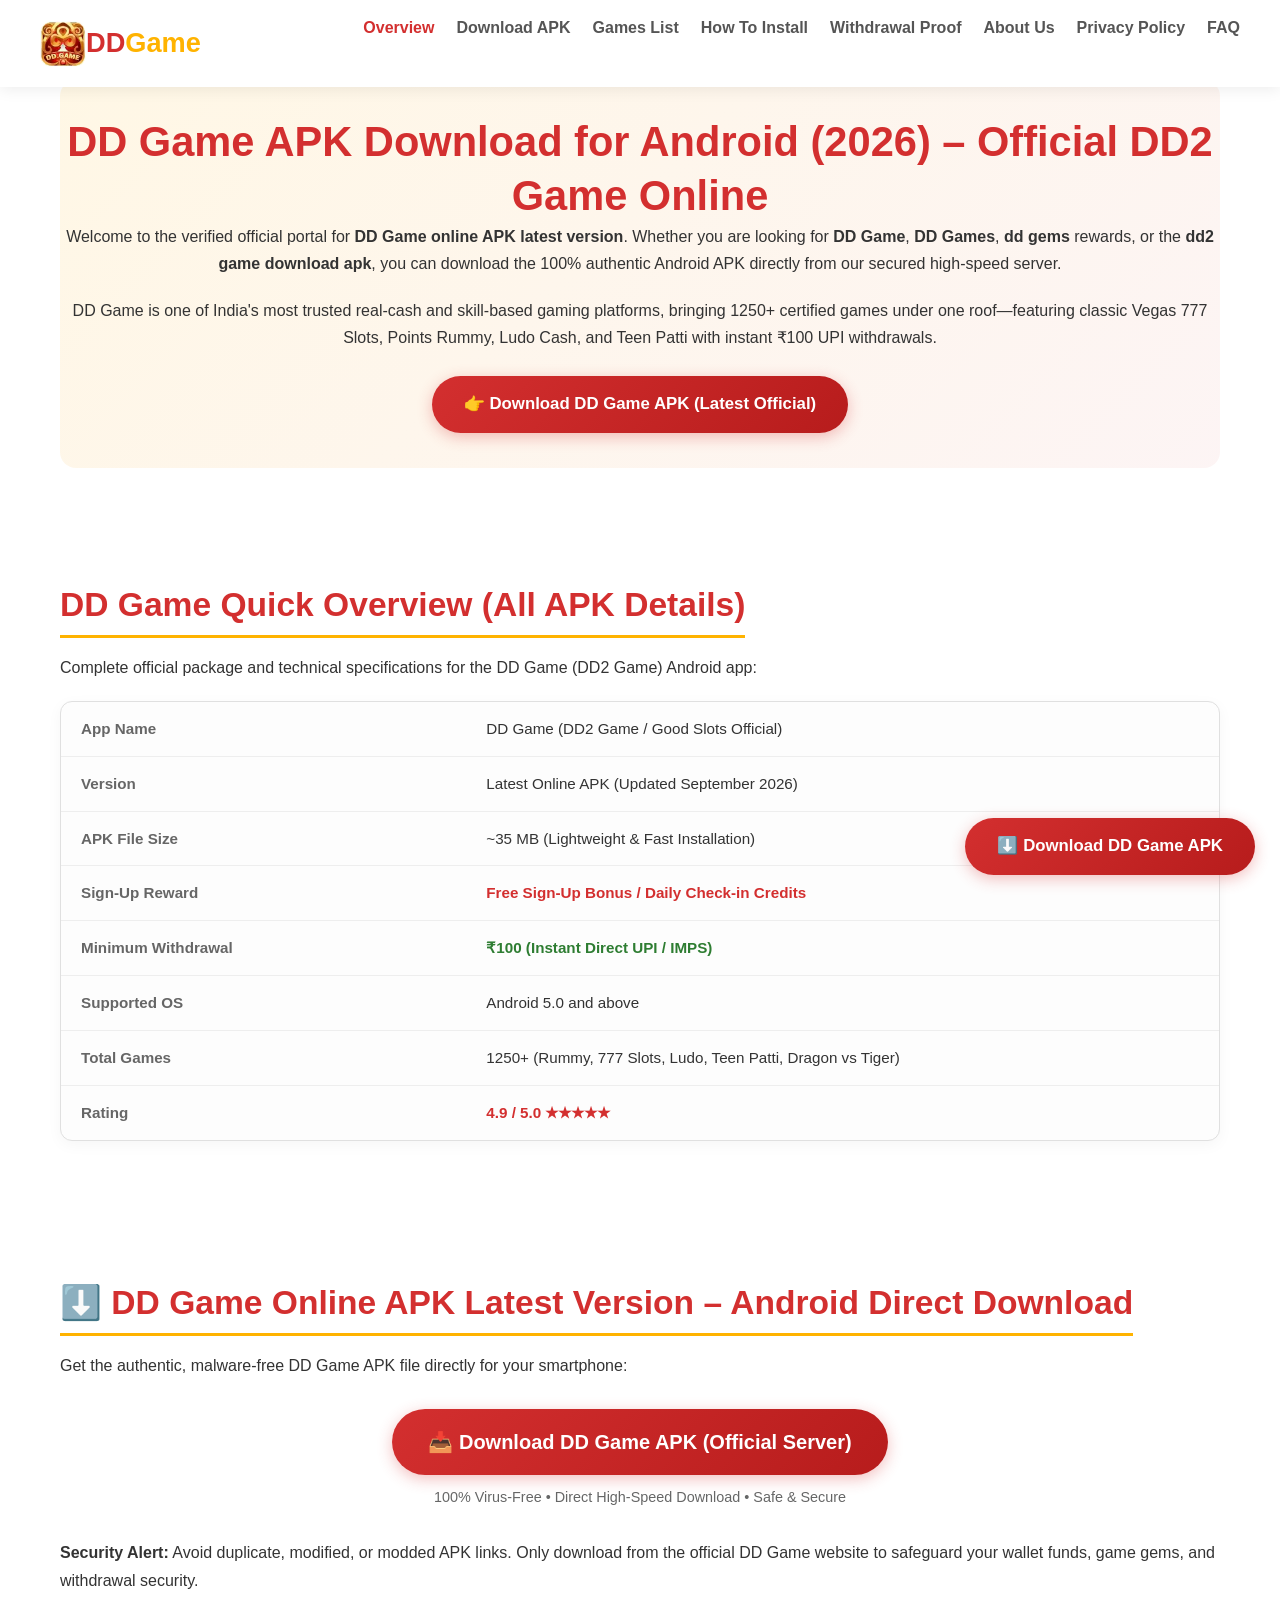
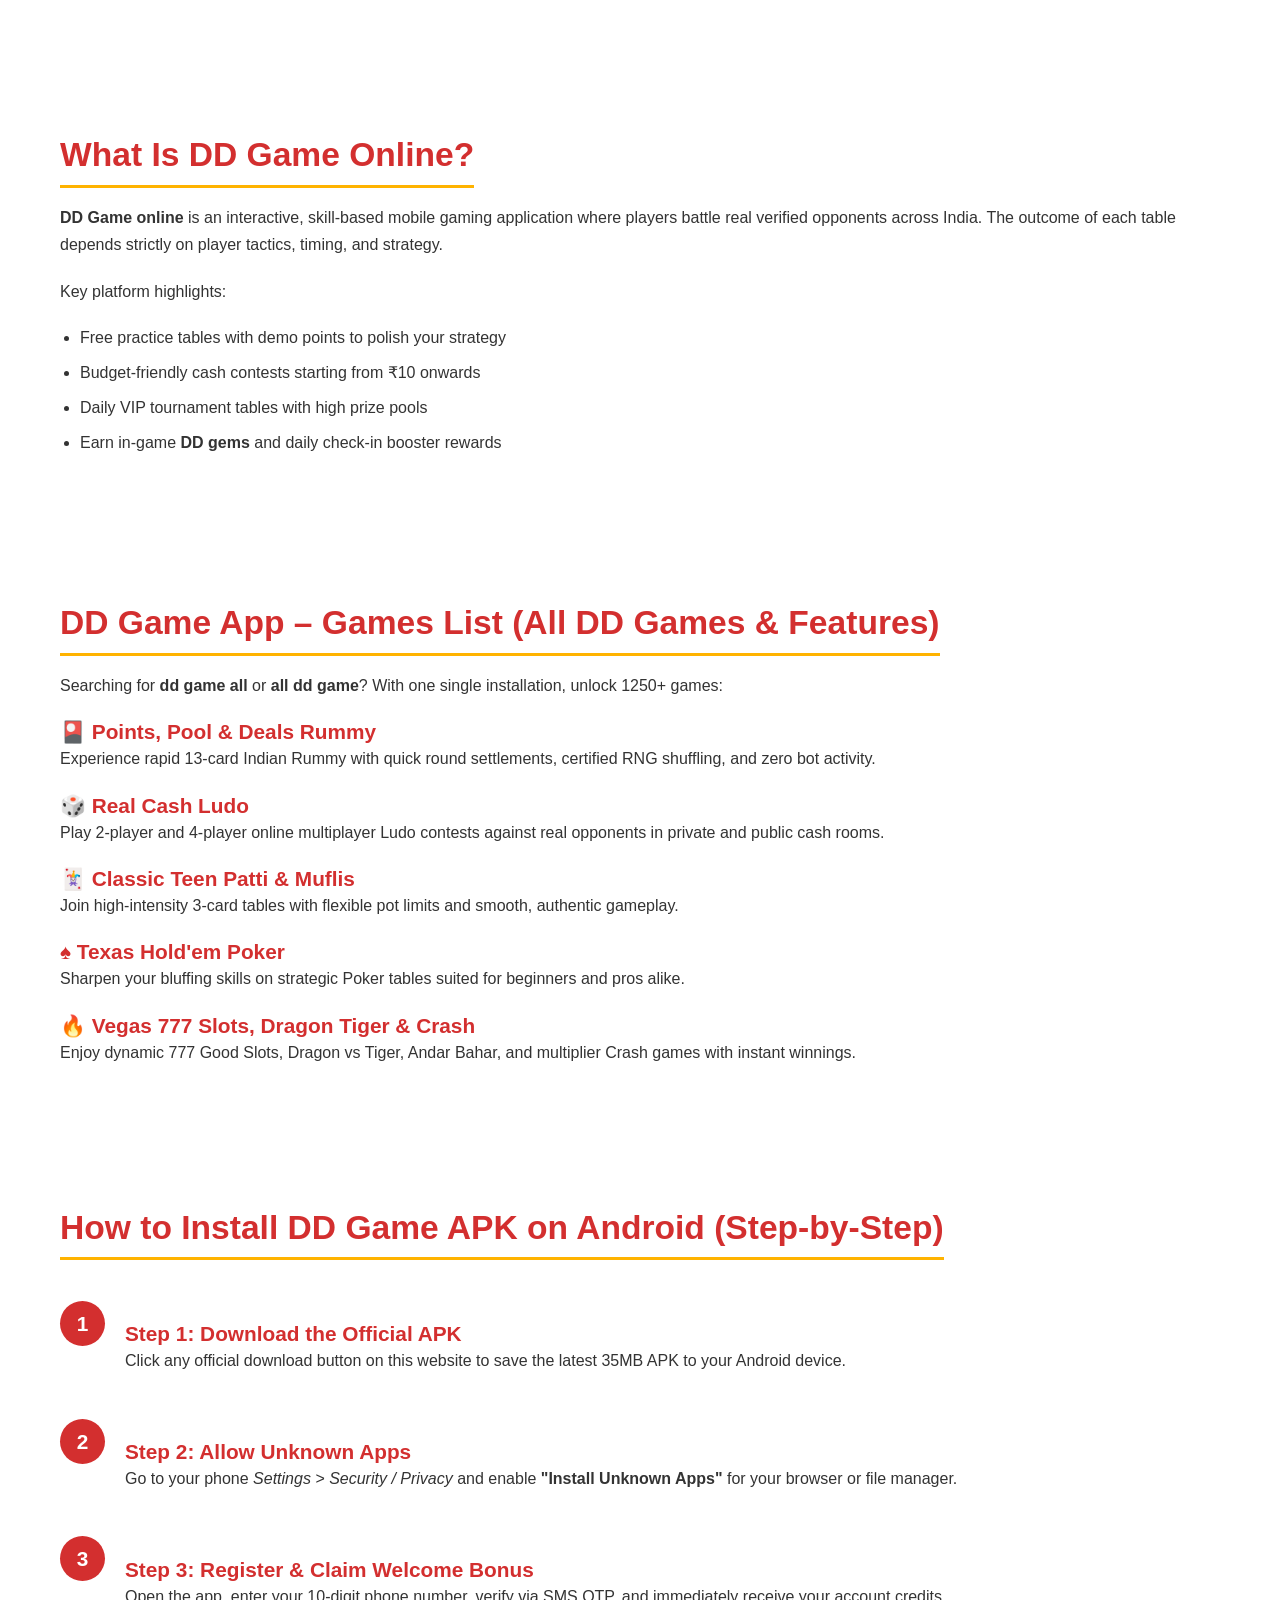
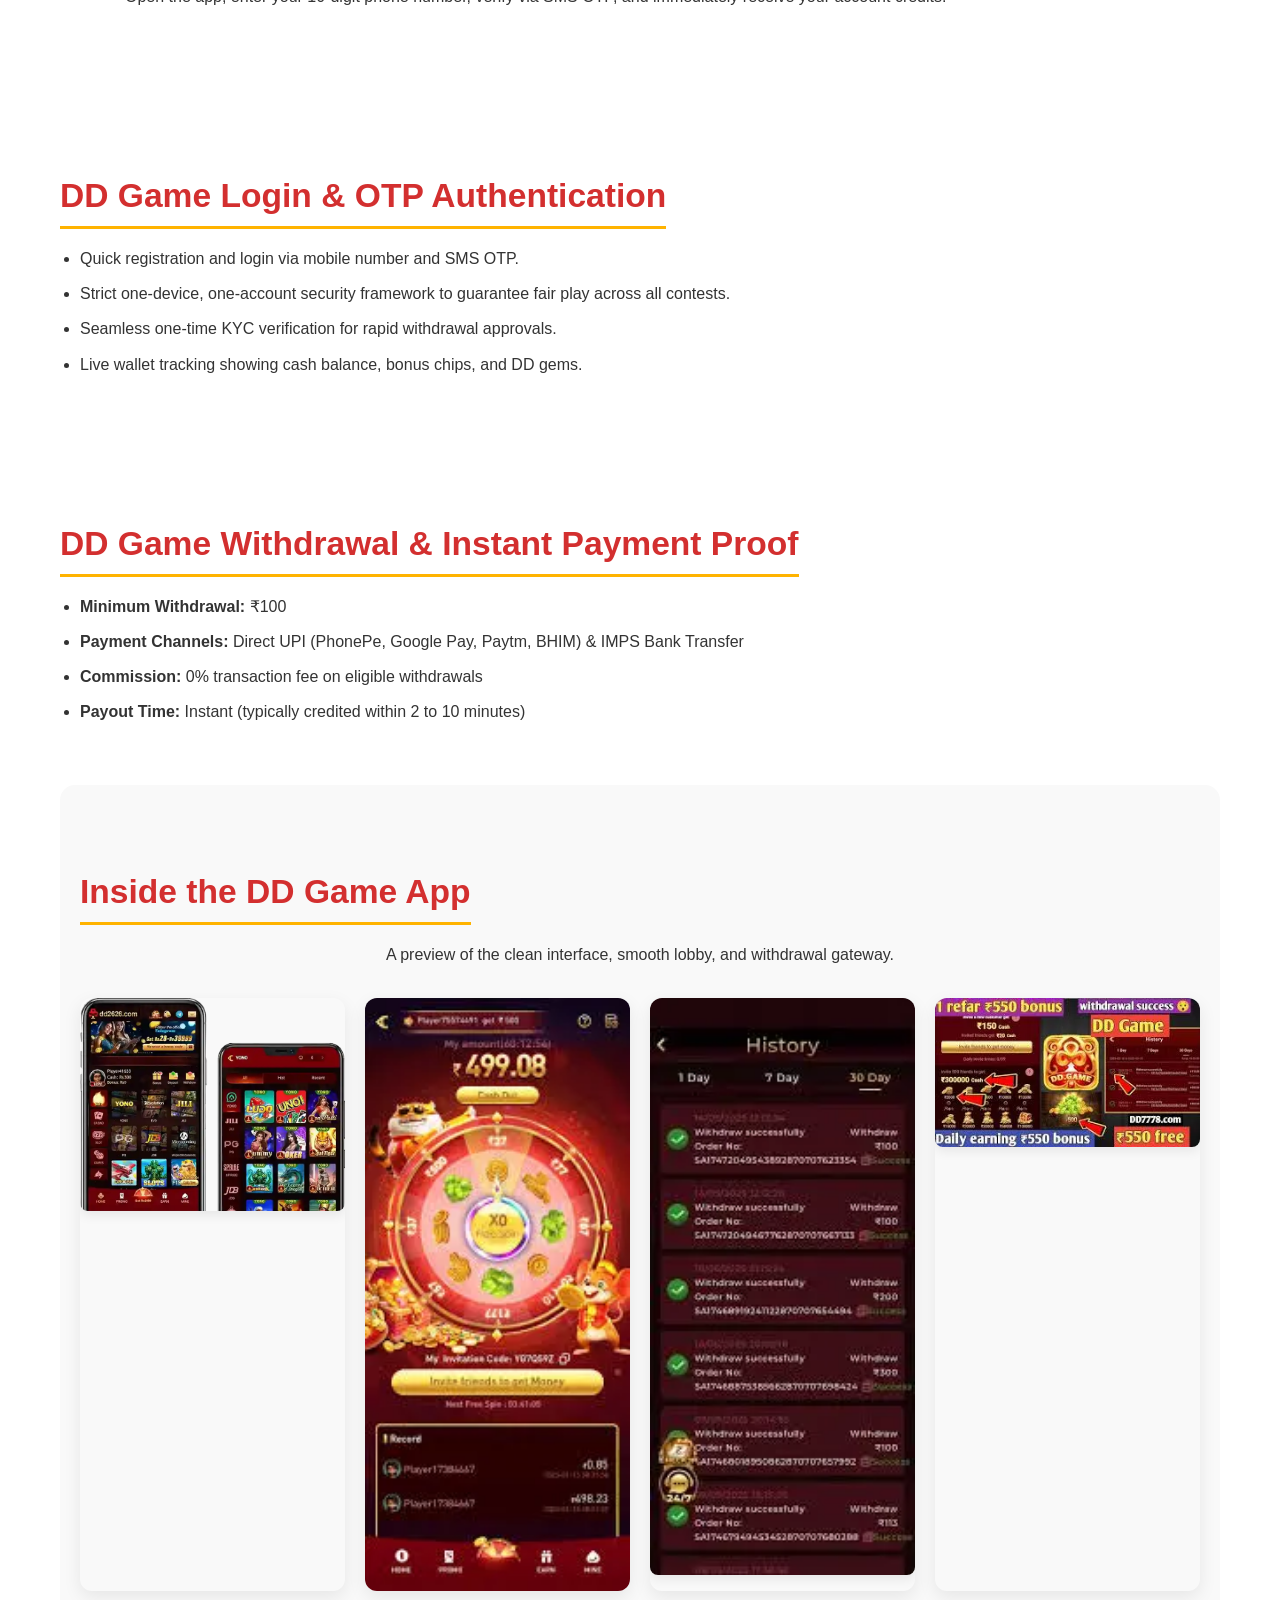
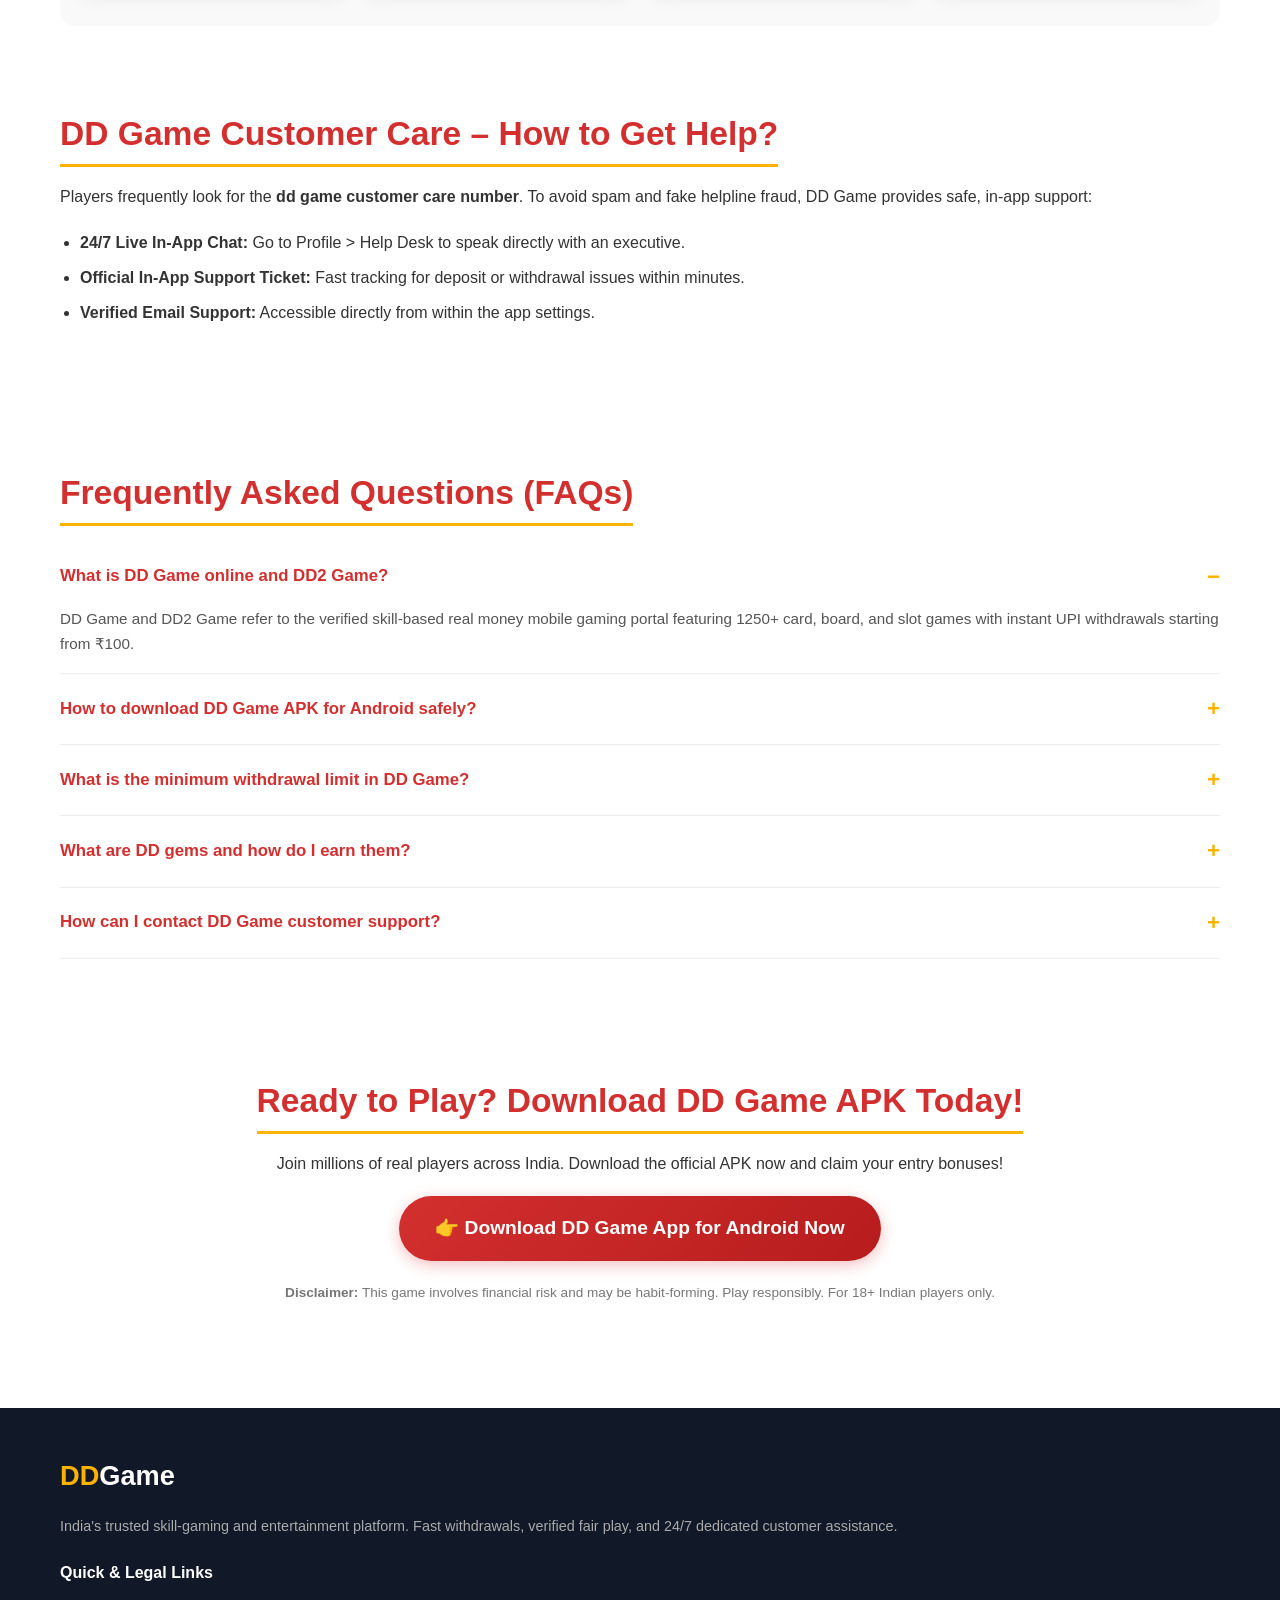
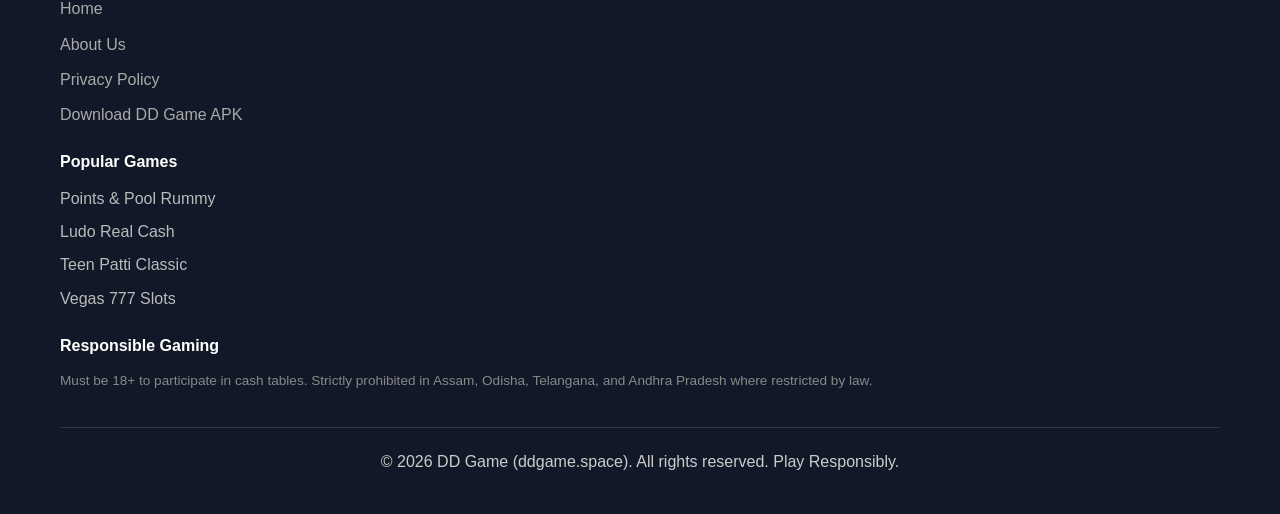
<file: index.html>
<!DOCTYPE html>
<html lang="en-IN">

<head>
    <meta name="google-site-verification" content="GHAaU4AXfEF92DG74JbZWjJ2zYkwxCaoiAnd6zMlwVQ" />
    <meta charset="UTF-8">
    <meta name="viewport" content="width=device-width, initial-scale=1.0">
    <title>DD Game App Download APK (2026) – Play Real Cash Games & Win | Official DD2 Game</title>
    <meta name="description"
        content="Download DD Game online APK latest version 2026 for Android. Official DD2 Game APK download with instant ₹100 minimum UPI withdrawal, 1250+ skill games & 24/7 customer care support.">
    <meta name="keywords"
        content="dd game, dd games, dd game apk, dd game apk download for android, dd game online apk latest version, dd gems, dd2 game download apk, dd game all apk, dd game customer care number">

    <link rel="canonical" href="https://ddgame.space/">
    <meta name="robots" content="index, follow, max-image-preview:large">

    <meta property="og:title" content="DD Game App Download APK 2026 – Play Real Cash Games & Win Daily">
    <meta property="og:description"
        content="Official DD Game online APK latest version. Play Rummy, Ludo, 777 Slots & 1250+ games with instant ₹100 UPI withdrawal.">
    <meta property="og:url" content="https://ddgame.space/">
    <meta property="og:site_name" content="DD Game">
    <meta property="og:type" content="website">
    <meta property="og:image" content="https://ddgame.space/images/dd-game-logo.webp">
    <meta property="og:image:width" content="1200">
    <meta property="og:image:height" content="630">
    <meta property="og:locale" content="en_IN">

    <meta name="twitter:card" content="summary_large_image">
    <meta name="twitter:title" content="DD Game App Download APK (2026) – Official DD2 Game">
    <meta name="twitter:description"
        content="Download official DD Game APK. Join millions of players in Rummy, Ludo Cash, 777 Slots & skill-based games with instant UPI payout.">
    <meta name="twitter:image" content="https://ddgame.space/images/dd-game-logo.webp">

    <link rel="alternate" hreflang="en-in" href="https://ddgame.space/" />
    <meta name="theme-color" content="#d32f2f">
    <link rel="manifest" href="/site.webmanifest" />

    <link rel="icon" type="image/webp" href="/images/favicon.webp">
    <link rel="apple-touch-icon" sizes="180x180" href="/images/favicon.webp">
    <link rel="preconnect" href="https://ddgame.space">
    <link rel="stylesheet" href="/style.css">
</head>

<body>
    <!-- Header with Clean Single-Brand Navigation -->
    <header>
        <div class="container header-content">
            <div class="logo-container">
                <a href="/" style="display: flex; align-items: center; text-decoration: none;">
                    <img src="/images/dd-game-logo.webp" alt="DD Game Official Logo - Skill Based Gaming App"
                        class="logo-img">
                    <div class="logo-text">DD<span>Game</span></div>
                </a>
            </div>

            <div class="menu-toggle" id="menuToggle">☰</div>

            <nav>
                <ul id="navMenu">
                    <li><a href="#overview" class="active">Overview</a></li>
                    <li><a href="https://down.dd7778.com/" target="_blank" rel="noopener noreferrer">Download APK</a></li>
                    <li><a href="#games">Games List</a></li>
                    <li><a href="#how-to">How To Install</a></li>
                    <li><a href="#withdrawal">Withdrawal Proof</a></li>
                    <li><a href="about.html">About Us</a></li>
                    <li><a href="privacy.html">Privacy Policy</a></li>
                    <li><a href="#faq">FAQ</a></li>
                </ul>
            </nav>
        </div>
    </header>

    <!-- Floating Download Button -->
    <div class="floating-download">
        <a href="https://down.dd7778.com/" target="_blank" rel="noopener noreferrer" class="btn">⬇️ Download DD Game APK</a>
    </div>

    <main class="container">

        <!-- HERO / INTRO -->
        <section class="section hero" id="overview">
            <h1>DD Game APK Download for Android (2026) – Official DD2 Game Online</h1>

            <p>
                Welcome to the verified official portal for <strong>DD Game online APK latest version</strong>. Whether you are looking for <strong>DD Game</strong>, <strong>DD Games</strong>, <strong>dd gems</strong> rewards, or the <strong>dd2 game download apk</strong>, you can download the 100% authentic Android APK directly from our secured high-speed server.
            </p>

            <p>
                DD Game is one of India's most trusted real-cash and skill-based gaming platforms, bringing 1250+ certified games under one roof—featuring classic Vegas 777 Slots, Points Rummy, Ludo Cash, and Teen Patti with instant ₹100 UPI withdrawals.
            </p>

            <div style="margin-top: 25px;">
                <a href="https://down.dd7778.com/" target="_blank" rel="noopener noreferrer" class="btn">👉 Download DD Game APK (Latest Official)</a>
            </div>
        </section>

        <!-- QUICK DETAILS TABLE -->
        <section class="section">
            <h2>DD Game Quick Overview (All APK Details)</h2>
            <p>Complete official package and technical specifications for the DD Game (DD2 Game) Android app:</p>

            <div class="specs-table-wrapper">
                <table class="specs-table">
                    <tbody>
                        <tr>
                            <td><strong>App Name</strong></td>
                            <td>DD Game (DD2 Game / Good Slots Official)</td>
                        </tr>
                        <tr>
                            <td><strong>Version</strong></td>
                            <td>Latest Online APK (Updated September 2026)</td>
                        </tr>
                        <tr>
                            <td><strong>APK File Size</strong></td>
                            <td>~35 MB (Lightweight & Fast Installation)</td>
                        </tr>
                        <tr>
                            <td><strong>Sign-Up Reward</strong></td>
                            <td><span class="highlight-gold">Free Sign-Up Bonus / Daily Check-in Credits</span></td>
                        </tr>
                        <tr>
                            <td><strong>Minimum Withdrawal</strong></td>
                            <td><span class="highlight-green">₹100 (Instant Direct UPI / IMPS)</span></td>
                        </tr>
                        <tr>
                            <td><strong>Supported OS</strong></td>
                            <td>Android 5.0 and above</td>
                        </tr>
                        <tr>
                            <td><strong>Total Games</strong></td>
                            <td>1250+ (Rummy, 777 Slots, Ludo, Teen Patti, Dragon vs Tiger)</td>
                        </tr>
                        <tr>
                            <td><strong>Rating</strong></td>
                            <td><span class="highlight-gold">4.9 / 5.0 ★★★★★</span></td>
                        </tr>
                    </tbody>
                </table>
            </div>
        </section>

        <!-- DOWNLOAD SECTION -->
        <section class="section" id="download-box">
            <h2>⬇️ DD Game Online APK Latest Version – Android Direct Download</h2>
            <p>Get the authentic, malware-free DD Game APK file directly for your smartphone:</p>

            <div style="text-align: center; margin: 30px 0;">
                <a href="https://down.dd7778.com/" target="_blank" rel="noopener noreferrer" class="btn" style="font-size: 1.25rem; padding: 16px 36px;">
                    📥 Download DD Game APK (Official Server)
                </a>
                <p style="margin-top: 10px; font-size: 0.9rem; color: #666;">
                    100% Virus-Free • Direct High-Speed Download • Safe & Secure
                </p>
            </div>

            <p>
                <strong>Security Alert:</strong> Avoid duplicate, modified, or modded APK links. Only download from the official DD Game website to safeguard your wallet funds, game gems, and withdrawal security.
            </p>
        </section>

        <!-- WHAT IS DD GAME -->
        <section class="section">
            <h2>What Is DD Game Online?</h2>
            <p>
                <strong>DD Game online</strong> is an interactive, skill-based mobile gaming application where players battle real verified opponents across India. The outcome of each table depends strictly on player tactics, timing, and strategy.
            </p>
            <p>Key platform highlights:</p>
            <ul>
                <li>Free practice tables with demo points to polish your strategy</li>
                <li>Budget-friendly cash contests starting from ₹10 onwards</li>
                <li>Daily VIP tournament tables with high prize pools</li>
                <li>Earn in-game <strong>DD gems</strong> and daily check-in booster rewards</li>
            </ul>
        </section>

        <!-- GAMES LIST -->
        <section class="section" id="games">
            <h2>DD Game App – Games List (All DD Games & Features)</h2>
            <p>
                Searching for <strong>dd game all</strong> or <strong>all dd game</strong>? With one single installation, unlock 1250+ games:
            </p>

            <h3>🎴 Points, Pool & Deals Rummy</h3>
            <p>Experience rapid 13-card Indian Rummy with quick round settlements, certified RNG shuffling, and zero bot activity.</p>

            <h3>🎲 Real Cash Ludo</h3>
            <p>Play 2-player and 4-player online multiplayer Ludo contests against real opponents in private and public cash rooms.</p>

            <h3>🃏 Classic Teen Patti & Muflis</h3>
            <p>Join high-intensity 3-card tables with flexible pot limits and smooth, authentic gameplay.</p>

            <h3>♠ Texas Hold'em Poker</h3>
            <p>Sharpen your bluffing skills on strategic Poker tables suited for beginners and pros alike.</p>

            <h3>🔥 Vegas 777 Slots, Dragon Tiger & Crash</h3>
            <p>Enjoy dynamic 777 Good Slots, Dragon vs Tiger, Andar Bahar, and multiplier Crash games with instant winnings.</p>
        </section>

        <!-- INSTALL STEPS -->
        <section class="section" id="how-to">
            <h2>How to Install DD Game APK on Android (Step-by-Step)</h2>
            <div class="steps-container">
                <div class="step">
                    <div>
                        <h3>Step 1: Download the Official APK</h3>
                        <p>Click any official download button on this website to save the latest 35MB APK to your Android device.</p>
                    </div>
                </div>
                <div class="step">
                    <div>
                        <h3>Step 2: Allow Unknown Apps</h3>
                        <p>Go to your phone <em>Settings > Security / Privacy</em> and enable <strong>"Install Unknown Apps"</strong> for your browser or file manager.</p>
                    </div>
                </div>
                <div class="step">
                    <div>
                        <h3>Step 3: Register & Claim Welcome Bonus</h3>
                        <p>Open the app, enter your 10-digit phone number, verify via SMS OTP, and immediately receive your account credits.</p>
                    </div>
                </div>
            </div>
        </section>

        <!-- LOGIN -->
        <section class="section">
            <h2>DD Game Login & OTP Authentication</h2>
            <ul>
                <li>Quick registration and login via mobile number and SMS OTP.</li>
                <li>Strict one-device, one-account security framework to guarantee fair play across all contests.</li>
                <li>Seamless one-time KYC verification for rapid withdrawal approvals.</li>
                <li>Live wallet tracking showing cash balance, bonus chips, and DD gems.</li>
            </ul>
        </section>

        <!-- WITHDRAWAL -->
        <section class="section" id="withdrawal">
            <h2>DD Game Withdrawal & Instant Payment Proof</h2>
            <ul>
                <li><strong>Minimum Withdrawal:</strong> ₹100</li>
                <li><strong>Payment Channels:</strong> Direct UPI (PhonePe, Google Pay, Paytm, BHIM) & IMPS Bank Transfer</li>
                <li><strong>Commission:</strong> 0% transaction fee on eligible withdrawals</li>
                <li><strong>Payout Time:</strong> Instant (typically credited within 2 to 10 minutes)</li>
            </ul>
        </section>

        <!-- SCREENSHOTS -->
        <section class="section" style="background: #f9f9f9; border-radius: 15px; padding: 35px 20px;">
            <h2 class="text-center">Inside the DD Game App</h2>
            <p class="text-center mb-30">A preview of the clean interface, smooth lobby, and withdrawal gateway.</p>

            <div class="screenshots-grid">
                <div class="screenshot">
                    <img src="/images/dd-game-app-home-screen-android.webp" alt="DD Game APK Android app home screen showing Rummy, Ludo, Slots, and real cash games"
                        class="responsive-img" loading="lazy" width="600" height="1200">
                </div>
                <div class="screenshot">
                    <img src="/images/dd-game-ludo-real-cash-gameplay.webp" alt="DD Game online Ludo gameplay with real players"
                        class="responsive-img" loading="lazy" width="600" height="1200">
                </div>
                <div class="screenshot">
                    <img src="/images/dd-game-wallet-withdrawal-request-screen.webp" alt="DD Game instant UPI and IMPS withdrawal proof screen"
                        class="responsive-img" loading="lazy" width="600" height="1200">
                </div>
                <div class="screenshot">
                    <img src="/images/dd-game-tournament-lobby-live-contests.webp" alt="DD Game cash tournament lobby with live player rankings"
                        class="responsive-img" loading="lazy" width="600" height="1200">
                </div>
            </div>
        </section>

        <!-- CUSTOMER CARE -->
        <section class="section">
            <h2>DD Game Customer Care – How to Get Help?</h2>
            <p>
                Players frequently look for the <strong>dd game customer care number</strong>. To avoid spam and fake helpline fraud, DD Game provides safe, in-app support:
            </p>
            <ul>
                <li><strong>24/7 Live In-App Chat:</strong> Go to Profile > Help Desk to speak directly with an executive.</li>
                <li><strong>Official In-App Support Ticket:</strong> Fast tracking for deposit or withdrawal issues within minutes.</li>
                <li><strong>Verified Email Support:</strong> Accessible directly from within the app settings.</li>
            </ul>
        </section>

        <!-- FAQ -->
        <section class="section" id="faq">
            <h2>Frequently Asked Questions (FAQs)</h2>

            <div class="faq-item active">
                <div class="faq-question">What is DD Game online and DD2 Game?</div>
                <div class="faq-answer">DD Game and DD2 Game refer to the verified skill-based real money mobile gaming portal featuring 1250+ card, board, and slot games with instant UPI withdrawals starting from ₹100.</div>
            </div>

            <div class="faq-item">
                <div class="faq-question">How to download DD Game APK for Android safely?</div>
                <div class="faq-answer">Simply click the Download APK button on this official website, allow unknown apps in Android settings, and install the verified APK package.</div>
            </div>

            <div class="faq-item">
                <div class="faq-question">What is the minimum withdrawal limit in DD Game?</div>
                <div class="faq-answer">The minimum withdrawal amount is ₹100, which gets sent directly to your linked UPI address (PhonePe, Paytm, GPay) or bank account.</div>
            </div>

            <div class="faq-item">
                <div class="faq-question">What are DD gems and how do I earn them?</div>
                <div class="faq-answer">DD gems are in-game loyalty credits earned by participating in daily tournaments, completing game missions, and regular check-ins.</div>
            </div>

            <div class="faq-item">
                <div class="faq-question">How can I contact DD Game customer support?</div>
                <div class="faq-answer">You can reach the customer support team 24/7 directly through the in-app live chat located in the Profile section of your DD Game APK.</div>
            </div>
        </section>

        <!-- FINAL CTA -->
        <section class="section text-center">
            <h2>Ready to Play? Download DD Game APK Today!</h2>
            <p>
                Join millions of real players across India. Download the official APK now and claim your entry bonuses!
            </p>

            <a href="https://down.dd7778.com/" target="_blank" rel="noopener noreferrer" class="btn" style="font-size: 1.2rem; padding: 16px 36px;">
                👉 Download DD Game App for Android Now
            </a>

            <p style="font-size:0.85rem; margin-top:20px; color: #777;">
                <strong>Disclaimer:</strong> This game involves financial risk and may be habit-forming. Play responsibly. For 18+ Indian players only.
            </p>
        </section>

    </main>

    <!-- Cleaned Footer - 100% Focused on DD Game -->
    <footer>
        <div class="container">
            <div class="footer-content">
                <div>
                    <div class="logo-text" style="color: #ffb300; margin-bottom: 15px;">DD<span style="color: white;">Game</span></div>
                    <p style="color: #aaa; font-size: 0.9rem;">India's trusted skill-gaming and entertainment platform. Fast withdrawals, verified fair play, and 24/7 dedicated customer assistance.</p>
                </div>

                <div class="footer-links">
                    <h4 style="color: white; margin-bottom: 12px;">Quick & Legal Links</h4>
                    <a href="/">Home</a>
                    <a href="about.html">About Us</a>
                    <a href="privacy.html">Privacy Policy</a>
                    <a href="https://down.dd7778.com/" target="_blank" rel="noopener noreferrer">Download DD Game APK</a>
                </div>

                <div class="footer-links">
                    <h4 style="color: white; margin-bottom: 12px;">Popular Games</h4>
                    <span style="color: #bbb; display: block; margin-bottom: 6px;">Points & Pool Rummy</span>
                    <span style="color: #bbb; display: block; margin-bottom: 6px;">Ludo Real Cash</span>
                    <span style="color: #bbb; display: block; margin-bottom: 6px;">Teen Patti Classic</span>
                    <span style="color: #bbb; display: block; margin-bottom: 6px;">Vegas 777 Slots</span>
                </div>

                <div class="footer-links">
                    <h4 style="color: white; margin-bottom: 12px;">Responsible Gaming</h4>
                    <p style="color: #888; font-size: 0.85rem;">Must be 18+ to participate in cash tables. Strictly prohibited in Assam, Odisha, Telangana, and Andhra Pradesh where restricted by law.</p>
                </div>
            </div>

            <div class="copyright" style="margin-top: 35px; padding-top: 20px; border-top: 1px solid #333; text-align: center;">
                <p>© 2026 DD Game (ddgame.space). All rights reserved. Play Responsibly.</p>
            </div>
        </div>
    </footer>

    <!-- JavaScript -->
    <script>
        const menuToggle = document.getElementById('menuToggle');
        const navMenu = document.getElementById('navMenu');
        if (menuToggle && navMenu) {
            menuToggle.addEventListener('click', () => {
                navMenu.classList.toggle('active');
            });
            document.querySelectorAll('#navMenu a').forEach(link => {
                link.addEventListener('click', () => navMenu.classList.remove('active'));
            });
        }

        // FAQ Toggle
        document.querySelectorAll('.faq-item').forEach(item => {
            item.addEventListener('click', () => {
                item.classList.toggle('active');
            });
        });

        // Smooth scroll
        document.querySelectorAll('a[href^="#"]').forEach(anchor => {
            anchor.addEventListener('click', function (e) {
                e.preventDefault();
                const targetId = this.getAttribute('href');
                if (targetId === '#') return;
                const targetElement = document.querySelector(targetId);
                if (targetElement) {
                    window.scrollTo({
                        top: targetElement.offsetTop - 80,
                        behavior: 'smooth'
                    });
                }
            });
        });
    </script>

    <!-- Schema.org Structured Data -->
    <script type="application/ld+json">
    {
        "@context": "https://schema.org",
        "@type": "SoftwareApplication",
        "name": "DD Game (DD2 Game Online APK)",
        "applicationCategory": "GameApplication",
        "operatingSystem": "Android",
        "description": "Download DD Game online APK latest version 2026 for Android. Play 1250+ skill games with instant UPI withdrawal from ₹100.",
        "url": "https://ddgame.space/",
        "downloadUrl": "https://down.dd7778.com/",
        "author": {
            "@type": "Organization",
            "name": "DD Game"
        },
        "offers": {
            "@type": "Offer",
            "price": "0",
            "priceCurrency": "INR"
        },
        "aggregateRating": {
            "@type": "AggregateRating",
            "ratingValue": "4.9",
            "ratingCount": "1050000"
        }
    }
    </script>
</body>
</html>
</file>
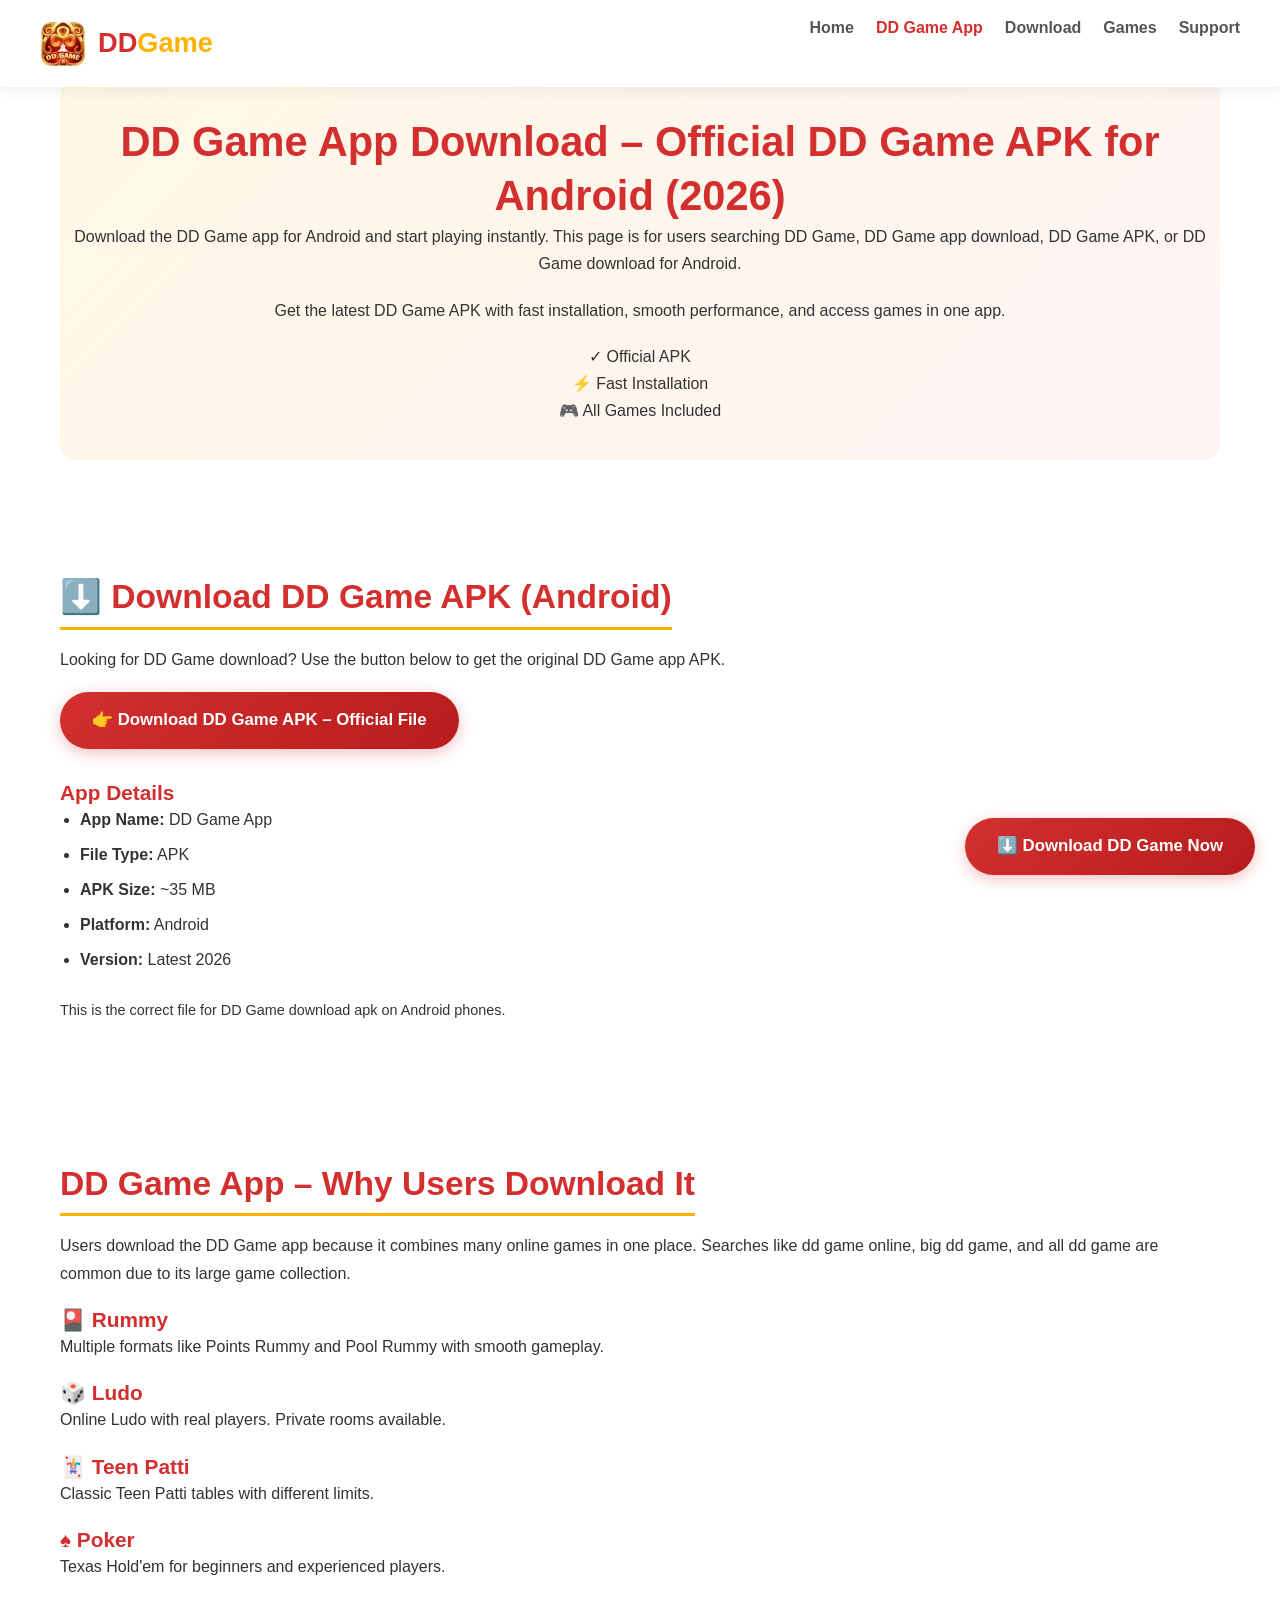
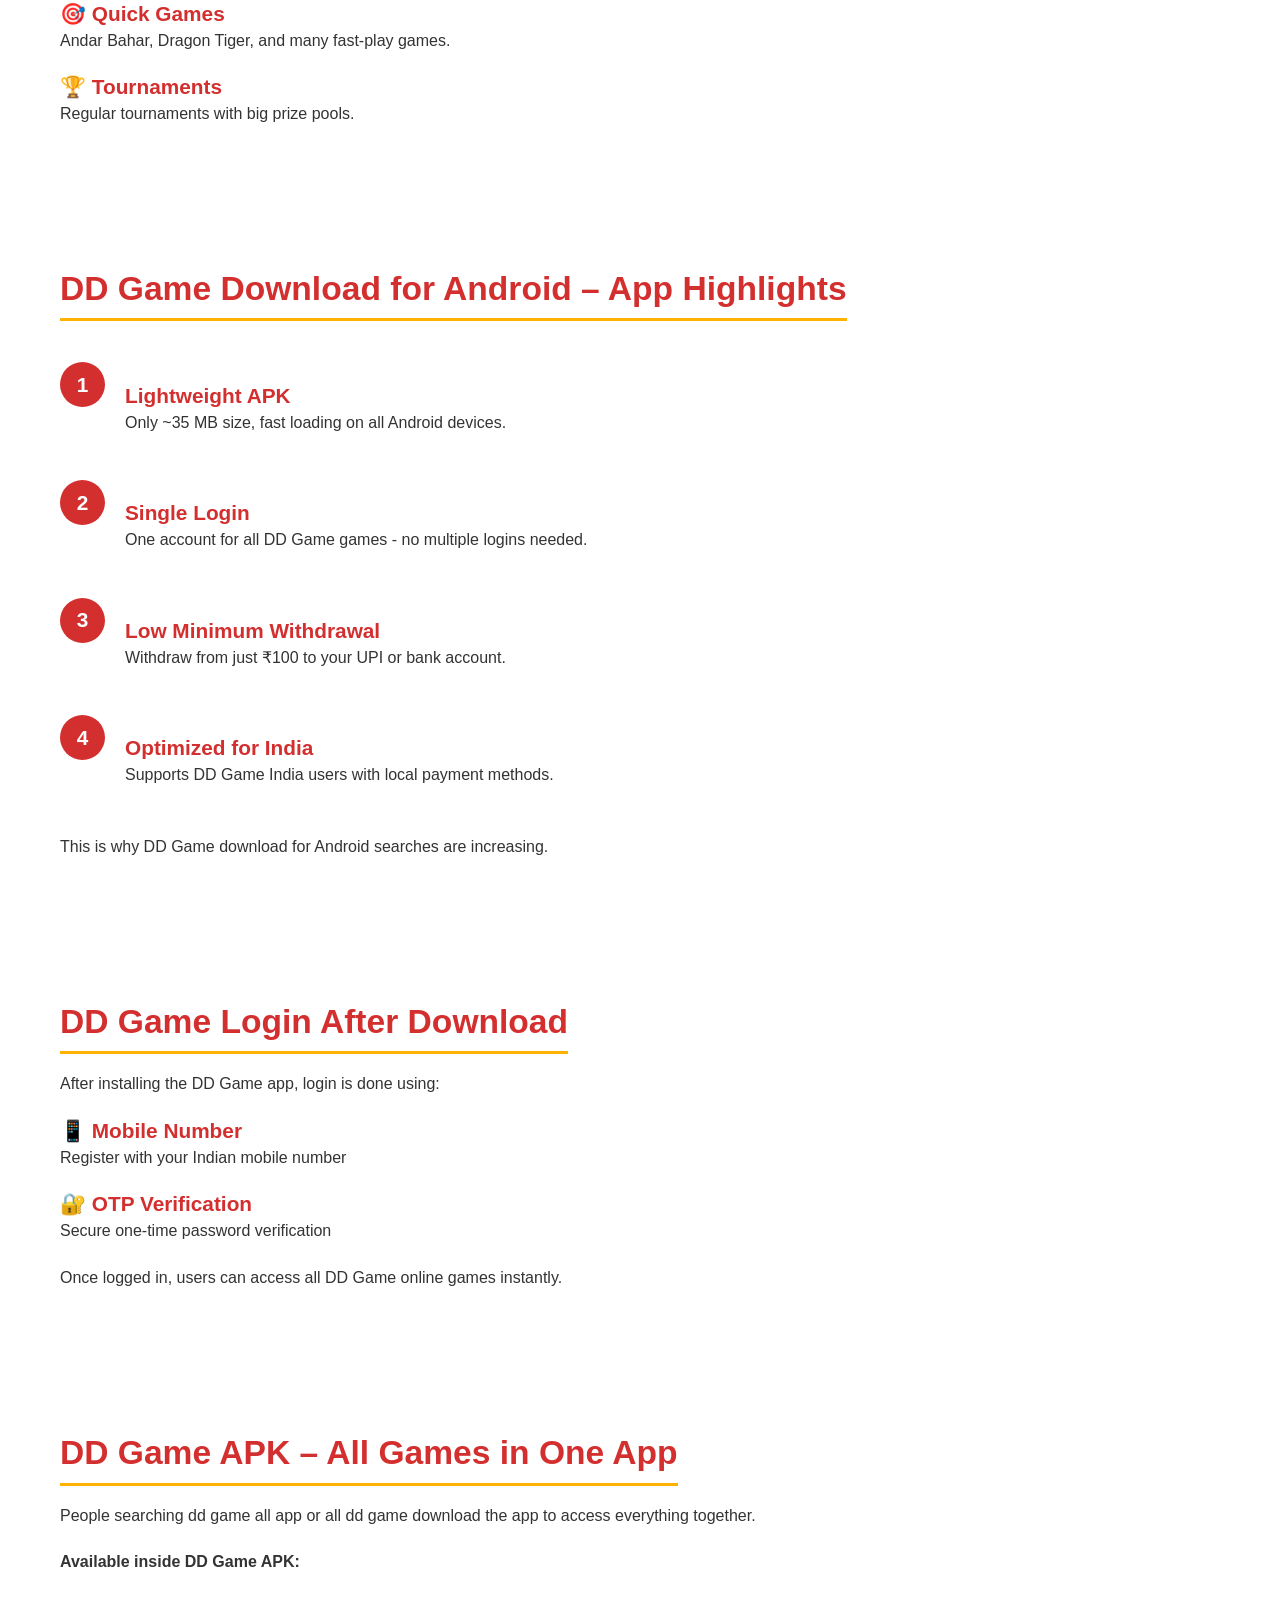
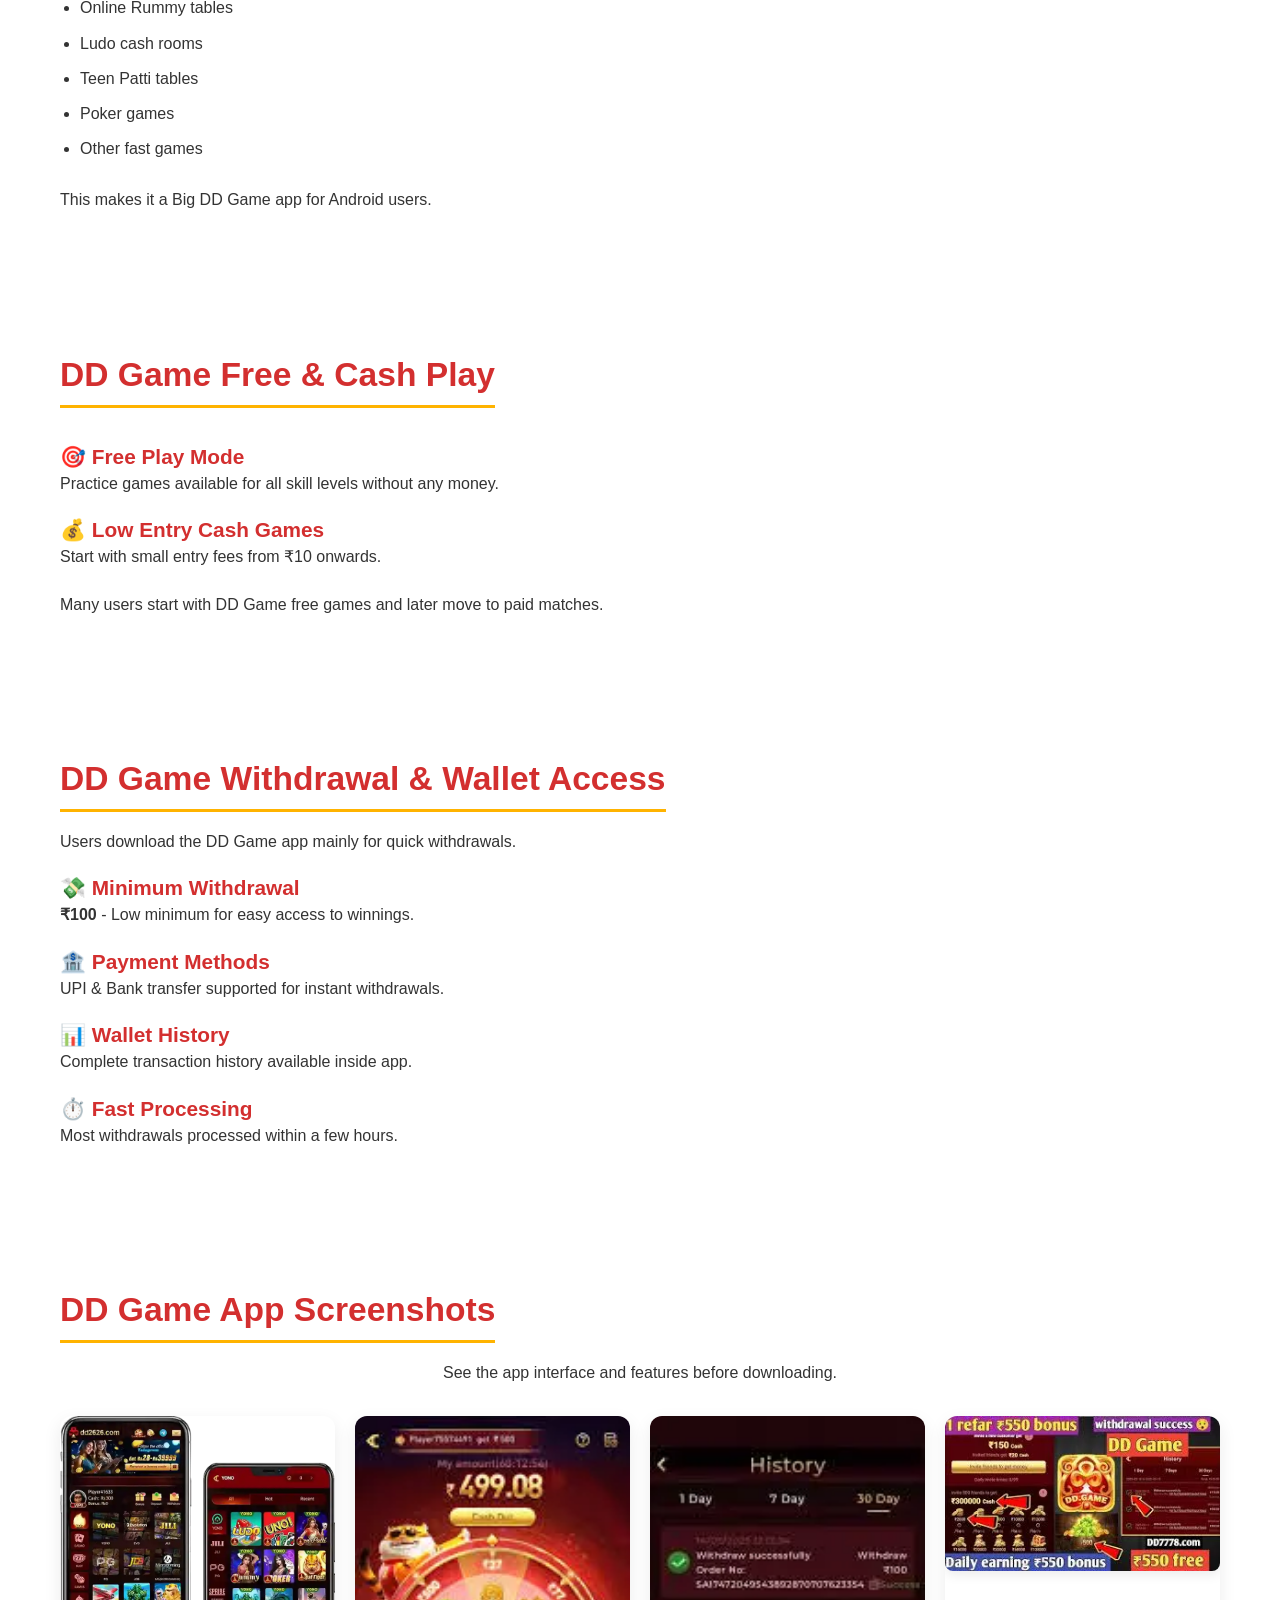
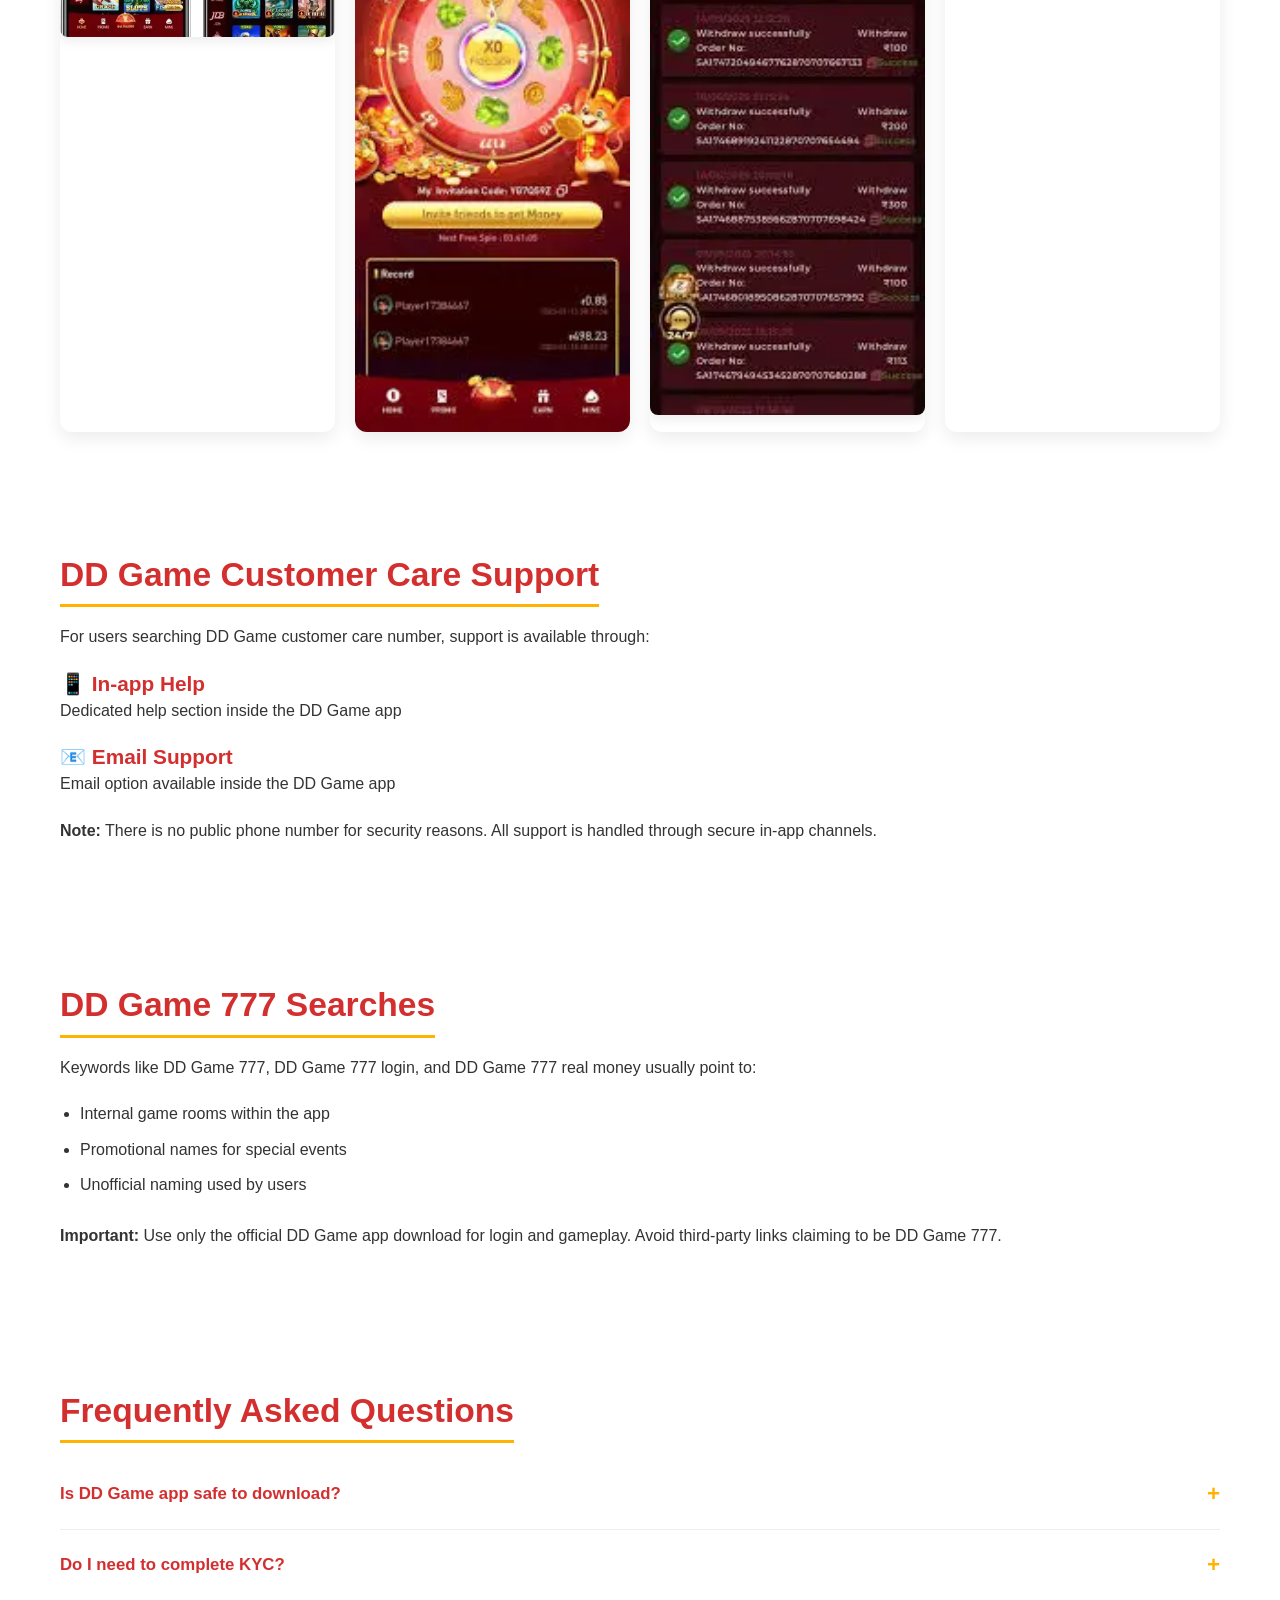
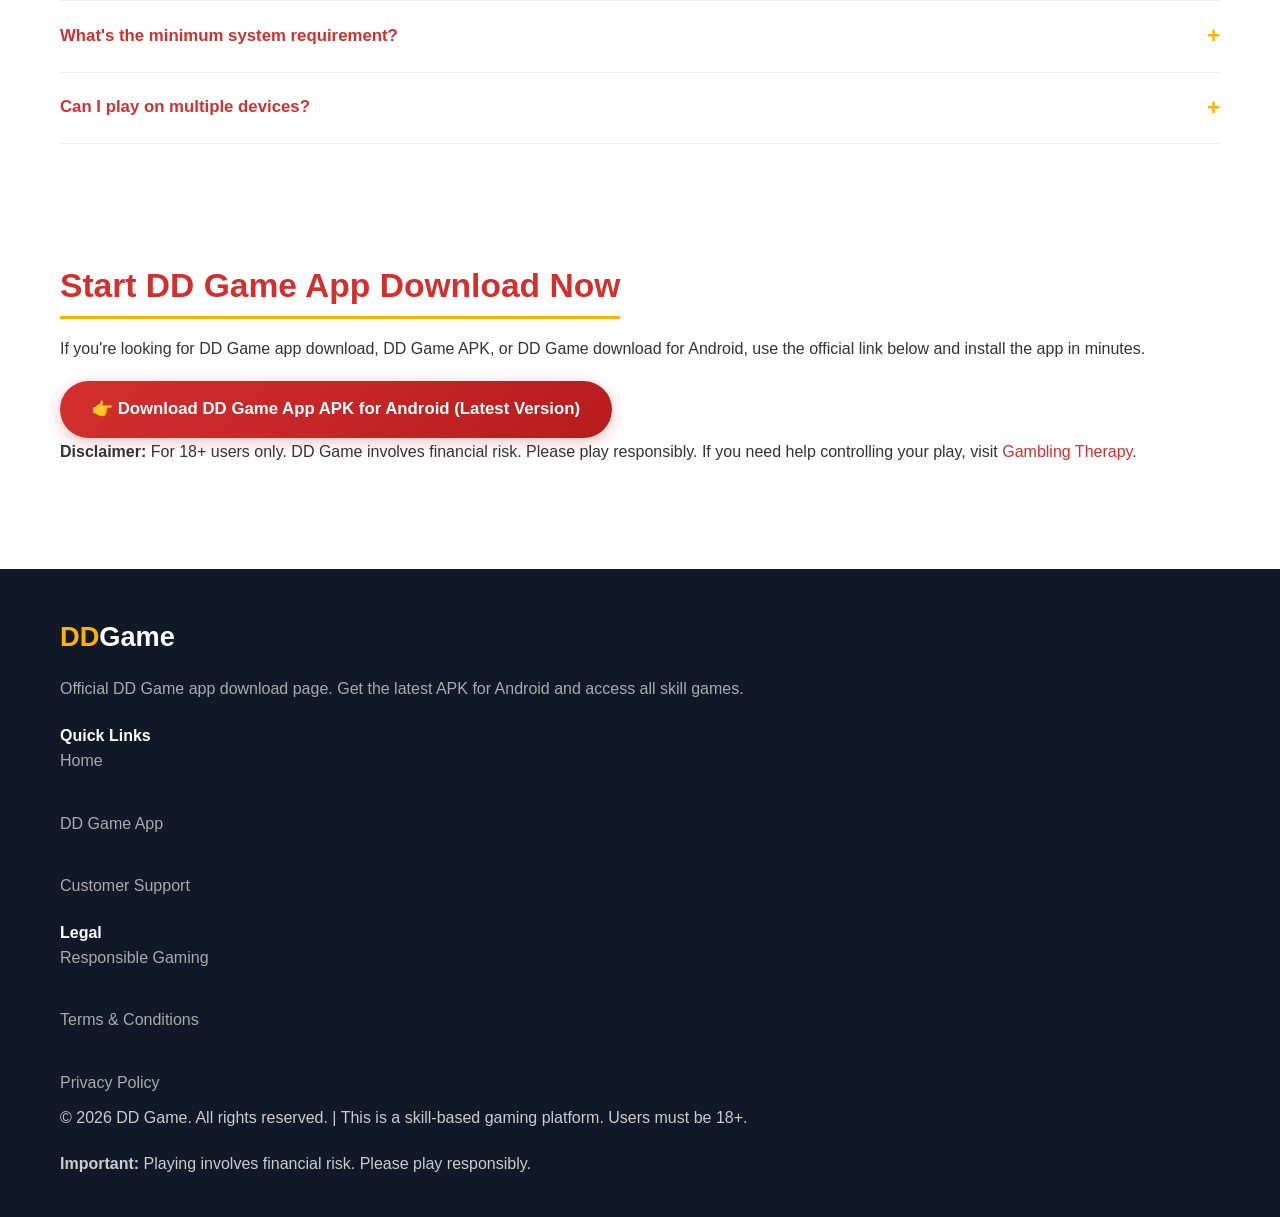
<file: dd-game-app/index.html>
<!DOCTYPE html>
<html lang="en-IN">

<head>
    <meta charset="UTF-8">
    <meta name="viewport" content="width=device-width, initial-scale=1.0">
    <title>DD Game App Download – Official DD Game APK for Android (2026)</title>
    <meta name="description"
        content="Download the official DD Game app for Android. Get latest DD Game APK with fast installation, smooth performance, and access games in one app.">
    <meta name="keywords"
        content="DD Game app download, DD Game APK, DD Game download for Android, DD Game online, all dd game, big dd game, dd game 777">

    <link rel="canonical" href="https://ddgame.space/dd-game-app/">
    <meta name="robots" content="index, follow, max-image-preview:large">

    <meta property="og:title" content="DD Game App Download – Official DD Game APK for Android (2026)">
    <meta property="og:description"
        content="Download the DD Game app for Android and start playing instantly. Get latest DD Game APK with access games.">
    <meta property="og:url" content="https://ddgame.space/dd-game-app/">
    <meta property="og:site_name" content="DD Game">
    <meta property="og:type" content="website">
    <meta property="og:image" content="https://ddgame.space/images/dd-game-logo.webp">
    <meta property="og:image:width" content="1200">
    <meta property="og:image:height" content="630">
    <meta property="og:locale" content="en_IN">

    <!-- Twitter Card Tags -->
    <meta name="twitter:card" content="summary_large_image">
    <meta name="twitter:title" content="DD Game App Download – Official DD Game APK for Android (2026)">
    <meta name="twitter:description"
        content="Download the official DD Game APK for Android. Access Rummy, Ludo, Teen Patti, Poker and win real cash.">
    <meta name="twitter:image" content="https://ddgame.space/images/dd-game-logo.webp">

    <!-- Hreflang for targeting Indian audience -->
    <link rel="alternate" hreflang="en-in" href="https://ddgame.space/dd-game-app/" />
    <!-- Theme Color -->
    <meta name="theme-color" content="#d32f2f">
    <!-- Web App Manifest for PWA -->
    <link rel="manifest" href="/site.webmanifest" />

    <!-- Favicon -->
    <link rel="icon" type="image/webp" href="/images/favicon.webp">
    <link rel="apple-touch-icon" sizes="180x180" href="/images/favicon.webp">

    <!-- Preconnect to origin for performance -->
    <link rel="preconnect" href="https://ddgame.space">

    <link rel="stylesheet" href="/style.css">
</head>

<body>
    <!-- Header with Logo -->
    <header>
        <div class="container header-content">
            <div class="logo-container">
                <img src="/images/dd-game-logo.webp" alt="DD Game Official Logo - Skill Based Gaming App"
                    class="logo-img">
                <div class="logo-text">DD<span>Game</span></div>
            </div>

            <!-- Mobile Menu Toggle -->
            <div class="menu-toggle" id="menuToggle">☰</div>

            <!-- Navigation -->
            <nav>
                <ul id="navMenu">
                    <li><a href="/">Home</a></li>
                    <li><a href="#download" class="active">DD Game App</a></li>
                    <li><a href="https://app.adjust.com/1ivn71t0?label=DEPAMF&redirect=https%3A%2F%2Fdown.dd7778.com%2F">Download</a></li>
                    <li><a href="#games">Games</a></li>
                    <li><a href="#support">Support</a></li>
                </ul>
            </nav>
        </div>
    </header>

    <!-- Floating Download Button -->
    <div class="floating-download">
        <a href="https://app.adjust.com/1ivn71t0?label=DEPAMF&redirect=https%3A%2F%2Fdown.dd7778.com%2F" class="btn">⬇️ Download DD Game Now</a>
    </div>

    <main class="container">

        <!-- HERO SECTION -->
        <section class="section hero">
            <h1>DD Game App Download – Official DD Game APK for Android (2026)</h1>

            <p>Download the DD Game app for Android and start playing instantly. This page is for users searching DD Game, DD Game app download, DD Game APK, or DD Game download for Android.</p>

            <p>Get the latest DD Game APK with fast installation, smooth performance, and access games in one app.</p>

            <div class="hero-badges">
                <div class="badge"><span class="icon">✓</span> Official APK</div>
                <div class="badge"><span class="icon">⚡</span> Fast Installation</div>
                <div class="badge"><span class="icon">🎮</span> All Games Included</div>
            </div>
        </section>

        <!-- DOWNLOAD SECTION -->
        <section id="download" class="section">
            <h2>⬇️ Download DD Game APK (Android)</h2>

            <p>Looking for DD Game download? Use the button below to get the original DD Game app APK.</p>

            <a href="https://app.adjust.com/1ivn71t0?label=DEPAMF&redirect=https%3A%2F%2Fdown.dd7778.com%2F" class="btn">👉 Download DD Game APK – Official File</a>

            <div class="cards-grid" style="margin-top: 30px;">
                <div class="card">
                    <h3>App Details</h3>
                    <ul>
                        <li><strong>App Name:</strong> DD Game App</li>
                        <li><strong>File Type:</strong> APK</li>
                        <li><strong>APK Size:</strong> ~35 MB</li>
                        <li><strong>Platform:</strong> Android</li>
                        <li><strong>Version:</strong> Latest 2026</li>
                    </ul>
                    <p style="margin-top: 15px; font-size: 0.9rem;">This is the correct file for DD Game download apk on Android phones.</p>
                </div>
            </div>
        </section>

        <!-- WHY DOWNLOAD SECTION -->
        <section class="section">
            <h2>DD Game App – Why Users Download It</h2>

            <p>Users download the DD Game app because it combines many online games in one place. Searches like dd game online, big dd game, and all dd game are common due to its large game collection.</p>

            <div class="cards-grid three-col">
                <div class="card">
                    <h3>🎴 Rummy</h3>
                    <p>Multiple formats like Points Rummy and Pool Rummy with smooth gameplay.</p>
                </div>
                <div class="card">
                    <h3>🎲 Ludo</h3>
                    <p>Online Ludo with real players. Private rooms available.</p>
                </div>
                <div class="card">
                    <h3>🃏 Teen Patti</h3>
                    <p>Classic Teen Patti tables with different limits.</p>
                </div>
                <div class="card">
                    <h3>♠ Poker</h3>
                    <p>Texas Hold'em for beginners and experienced players.</p>
                </div>
                <div class="card">
                    <h3>🎯 Quick Games</h3>
                    <p>Andar Bahar, Dragon Tiger, and many fast-play games.</p>
                </div>
                <div class="card">
                    <h3>🏆 Tournaments</h3>
                    <p>Regular tournaments with big prize pools.</p>
                </div>
            </div>
        </section>

        <!-- APP HIGHLIGHTS -->
        <section class="section">
            <h2>DD Game Download for Android – App Highlights</h2>

            <div class="steps-container">
                <div class="step">
                    <div>
                        <h3>Lightweight APK</h3>
                        <p>Only ~35 MB size, fast loading on all Android devices.</p>
                    </div>
                </div>
                <div class="step">
                    <div>
                        <h3>Single Login</h3>
                        <p>One account for all DD Game games - no multiple logins needed.</p>
                    </div>
                </div>
                <div class="step">
                    <div>
                        <h3>Low Minimum Withdrawal</h3>
                        <p>Withdraw from just ₹100 to your UPI or bank account.</p>
                    </div>
                </div>
                <div class="step">
                    <div>
                        <h3>Optimized for India</h3>
                        <p>Supports DD Game India users with local payment methods.</p>
                    </div>
                </div>
            </div>
            
            <p class="mt-40">This is why DD Game download for Android searches are increasing.</p>
        </section>

        <!-- LOGIN SECTION -->
        <section class="section">
            <h2>DD Game Login After Download</h2>

            <p>After installing the DD Game app, login is done using:</p>

            <div class="cards-grid">
                <div class="card">
                    <h3>📱 Mobile Number</h3>
                    <p>Register with your Indian mobile number</p>
                </div>
                <div class="card">
                    <h3>🔐 OTP Verification</h3>
                    <p>Secure one-time password verification</p>
                </div>
            </div>

            <p style="margin-top: 20px;">Once logged in, users can access all DD Game online games instantly.</p>
        </section>

        <!-- ALL GAMES SECTION -->
        <section class="section">
            <h2>DD Game APK – All Games in One App</h2>

            <p>People searching dd game all app or all dd game download the app to access everything together.</p>

            <div class="disclaimer">
                <p><strong>Available inside DD Game APK:</strong></p>
                <ul>
                    <li>Online Rummy tables</li>
                    <li>Ludo cash rooms</li>
                    <li>Teen Patti tables</li>
                    <li>Poker games</li>
                    <li>Other fast games</li>
                </ul>
            </div>

            <p>This makes it a Big DD Game app for Android users.</p>
        </section>

        <!-- FREE & CASH PLAY -->
        <section class="section">
            <h2>DD Game Free & Cash Play</h2>

            <div class="cards-grid">
                <div class="card">
                    <h3>🎯 Free Play Mode</h3>
                    <p>Practice games available for all skill levels without any money.</p>
                </div>
                <div class="card">
                    <h3>💰 Low Entry Cash Games</h3>
                    <p>Start with small entry fees from ₹10 onwards.</p>
                </div>
            </div>

            <p style="margin-top: 20px;">Many users start with DD Game free games and later move to paid matches.</p>
        </section>

        <!-- WITHDRAWAL SECTION -->
        <section class="section">
            <h2>DD Game Withdrawal & Wallet Access</h2>

            <p>Users download the DD Game app mainly for quick withdrawals.</p>

            <div class="cards-grid">
                <div class="card">
                    <h3>💸 Minimum Withdrawal</h3>
                    <p><strong>₹100</strong> - Low minimum for easy access to winnings.</p>
                </div>
                <div class="card">
                    <h3>🏦 Payment Methods</h3>
                    <p>UPI & Bank transfer supported for instant withdrawals.</p>
                </div>
                <div class="card">
                    <h3>📊 Wallet History</h3>
                    <p>Complete transaction history available inside app.</p>
                </div>
                <div class="card">
                    <h3>⏱️ Fast Processing</h3>
                    <p>Most withdrawals processed within a few hours.</p>
                </div>
            </div>
        </section>

        <!-- SCREENSHOTS -->
        <section class="section">
            <h2>DD Game App Screenshots</h2>
            <p class="text-center mb-30">See the app interface and features before downloading.</p>

            <div class="screenshots-grid">
                <div class="screenshot">
                    <img src="/images/dd-game-app-home-screen-android.webp" alt="DD Game app home screen showing all games"
                        class="responsive-img" loading="lazy" width="600" height="1200">
                </div>
                <div class="screenshot">
                    <img src="/images/dd-game-ludo-real-cash-gameplay.webp" alt="DD Game Ludo real cash gameplay"
                        class="responsive-img" loading="lazy" width="600" height="1200">
                </div>
                <div class="screenshot">
                    <img src="/images/dd-game-wallet-withdrawal-request-screen.webp" alt="DD Game wallet and withdrawal screen"
                        class="responsive-img" loading="lazy" width="600" height="1200">
                </div>
                <div class="screenshot">
                    <img src="/images/dd-game-tournament-lobby-live-contests.webp" alt="DD Game tournament lobby"
                        class="responsive-img" loading="lazy" width="600" height="1200">
                </div>
            </div>
        </section>

        <!-- CUSTOMER CARE -->
        <section id="support" class="section">
            <h2>DD Game Customer Care Support</h2>

            <p>For users searching DD Game customer care number, support is available through:</p>

            <div class="cards-grid">
                <div class="card">
                    <h3>📱 In-app Help</h3>
                    <p>Dedicated help section inside the DD Game app</p>
                </div>
                <div class="card">
                    <h3>📧 Email Support</h3>
                    <p>Email option available inside the DD Game app</p>
                </div>
            </div>

            <div class="disclaimer">
                <p><strong>Note:</strong> There is no public phone number for security reasons. All support is handled through secure in-app channels.</p>
            </div>
        </section>

        <!-- DD GAME 777 -->
        <section class="section">
            <h2>DD Game 777 Searches</h2>

            <p>Keywords like DD Game 777, DD Game 777 login, and DD Game 777 real money usually point to:</p>

            <ul>
                <li>Internal game rooms within the app</li>
                <li>Promotional names for special events</li>
                <li>Unofficial naming used by users</li>
            </ul>

            <div class="disclaimer">
                <p><strong>Important:</strong> Use only the official DD Game app download for login and gameplay. Avoid third-party links claiming to be DD Game 777.</p>
            </div>
        </section>

        <!-- FAQ -->
        <section class="section">
            <h2>Frequently Asked Questions</h2>

            <div class="faq-item" onclick="toggleFAQ(this)">
                <div class="faq-question">
                    <span>Is DD Game app safe to download?</span>
                </div>
                <div class="faq-answer">
                    <p>Yes, the DD Game APK from the official website is safe. It's used by millions of players in India. Avoid modified or "hack" versions from unofficial sources.</p>
                </div>
            </div>

            <div class="faq-item" onclick="toggleFAQ(this)">
                <div class="faq-question">
                    <span>Do I need to complete KYC?</span>
                </div>
                <div class="faq-answer">
                    <p>KYC (Know Your Customer) is required only when you want to withdraw money. You can play free games without KYC.</p>
                </div>
            </div>

            <div class="faq-item" onclick="toggleFAQ(this)">
                <div class="faq-question">
                    <span>What's the minimum system requirement?</span>
                </div>
                <div class="faq-answer">
                    <p>Android 5.0 or above with at least 50MB free storage. The app works on most Android phones released after 2015.</p>
                </div>
            </div>

            <div class="faq-item" onclick="toggleFAQ(this)">
                <div class="faq-question">
                    <span>Can I play on multiple devices?</span>
                </div>
                <div class="faq-answer">
                    <p>Yes, you can use your account on multiple devices, but not simultaneously. One account per user is allowed.</p>
                </div>
            </div>
        </section>

        <!-- FINAL CTA -->
        <section class="section">
            <h2>Start DD Game App Download Now</h2>

            <p>If you're looking for DD Game app download, DD Game APK, or DD Game download for Android, use the official link below and install the app in minutes.</p>

            <a href="https://app.adjust.com/1ivn71t0?label=DEPAMF&redirect=https%3A%2F%2Fdown.dd7778.com%2F" class="btn">👉 Download DD Game App APK for Android (Latest Version)</a>

            <div class="disclaimer">
                <p><strong>Disclaimer:</strong> For 18+ users only. DD Game involves financial risk. Please play responsibly. If you need help controlling your play, visit <a href="https://www.gamblingtherapy.org/" target="_blank">Gambling Therapy</a>.</p>
            </div>
        </section>

    </main>

    <!-- Footer -->
    <footer>
        <div class="container">
            <div class="footer-content">
                <div>
                    <div class="logo-text" style="color: #ffb300; margin-bottom: 15px;">DD<span
                            style="color: white;">Game</span></div>
                    <p style="color: #aaa;">Official DD Game app download page. Get the latest APK for Android and access all skill games.</p>
                </div>
                <div class="footer-links">
                    <h4 style="color: white;">Quick Links</h4>
                    <a href="/">Home</a><br>
                    <a href="#download">DD Game App</a><br>
                    <a href="#support">Customer Support</a>
                </div>
                <div class="footer-links">
                    <h4 style="color: white;">Legal</h4>
                    <a href="#">Responsible Gaming</a><br>
                    <a href="#">Terms & Conditions</a><br>
                    <a href="#">Privacy Policy</a>
                </div>
            </div>
            <div class="copyright">
                <p>© 2026 DD Game. All rights reserved. | This is a skill-based gaming platform. Users must be 18+.</p>
                <p style="margin-top: 5px;"><strong>Important:</strong> Playing involves financial risk. Please play responsibly.</p>
            </div>
        </div>
    </footer>

    <!-- JavaScript -->
    <script>
        // Mobile Menu Toggle
        const menuToggle = document.getElementById('menuToggle');
        const navMenu = document.getElementById('navMenu');
        if (menuToggle) {
            menuToggle.addEventListener('click', () => {
                navMenu.classList.toggle('active');
            });
        }
        // Close menu when clicking a link
        document.querySelectorAll('#navMenu a').forEach(link => {
            link.addEventListener('click', () => navMenu.classList.remove('active'));
        });

        // FAQ Toggle Function
        function toggleFAQ(element) {
            element.classList.toggle('active');
        }

        // Smooth scroll for anchor links
        document.querySelectorAll('a[href^="#"]').forEach(anchor => {
            anchor.addEventListener('click', function (e) {
                const targetId = this.getAttribute('href');
                if (targetId === '#') return;
                const targetElement = document.querySelector(targetId);
                if (targetElement) {
                    e.preventDefault();
                    window.scrollTo({
                        top: targetElement.offsetTop - 80,
                        behavior: 'smooth'
                    });
                }
            });
        });
    </script>

    <!-- Schema.org Structured Data -->
    <script type="application/ld+json">
    {
        "@context": "https://schema.org",
        "@type": "SoftwareApplication",
        "name": "DD Game - Real Cash Skill Games",
        "applicationCategory": "GameApplication",
        "operatingSystem": "Android",
        "description": "Official DD Game App for Android. Play skill-based games like Rummy, Ludo, Teen Patti, Poker and win real cash rewards.",
        "url": "https://ddgame.space/dd-game-app/",
        "author": {
            "@type": "Organization",
            "name": "DD Game",
            "url": "https://ddgame.space/"
        },
        "datePublished": "2026-01-15",
        "dateModified": "2026-12-26",
        "offers": {
            "@type": "Offer",
            "price": "0",
            "priceCurrency": "INR"
        },
        "aggregateRating": {
            "@type": "AggregateRating",
            "ratingValue": "4.8",
            "ratingCount": "950000",
            "bestRating": "5"
        },
        "featureList": "Rummy, Ludo, Teen Patti, Poker, Andar Bahar, Dragon Tiger, Real Cash Tournaments, Fast Withdrawals, UPI Payments"
    }
    </script>
</body>

</html>
</file>
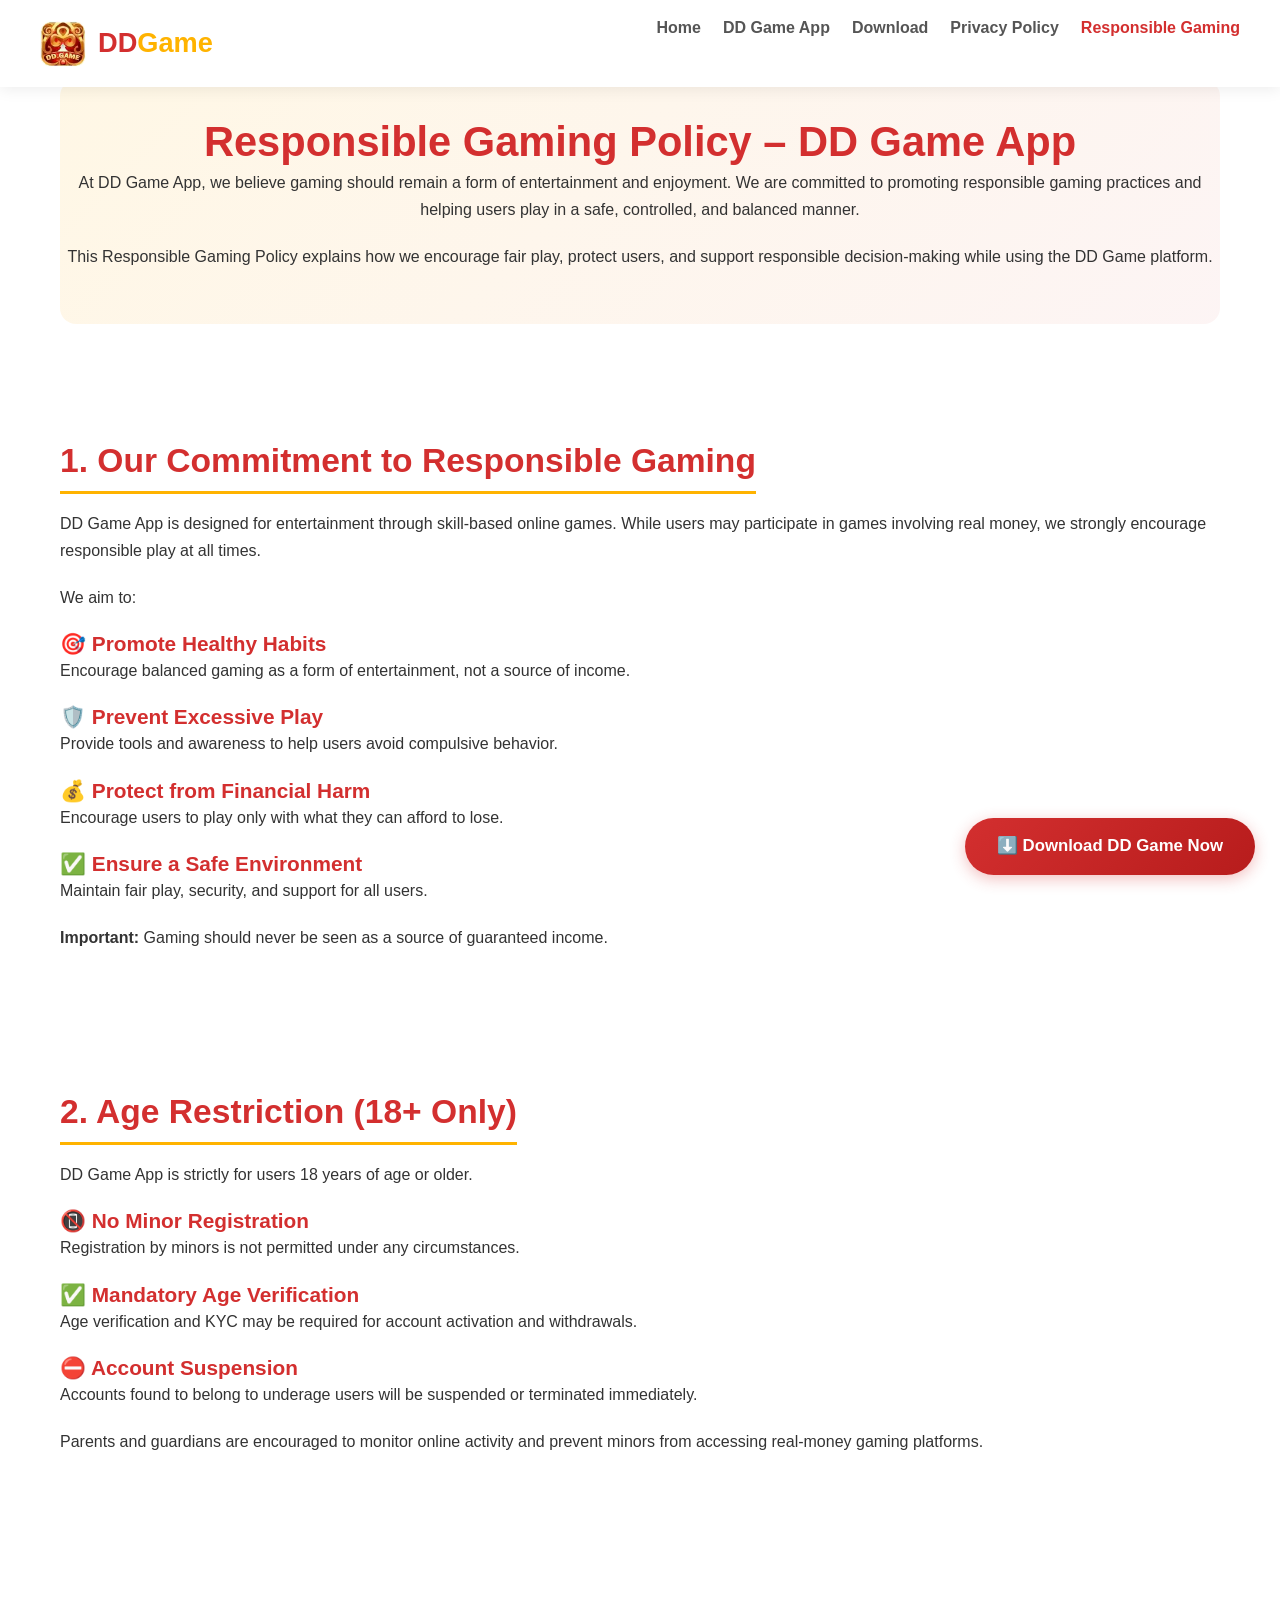
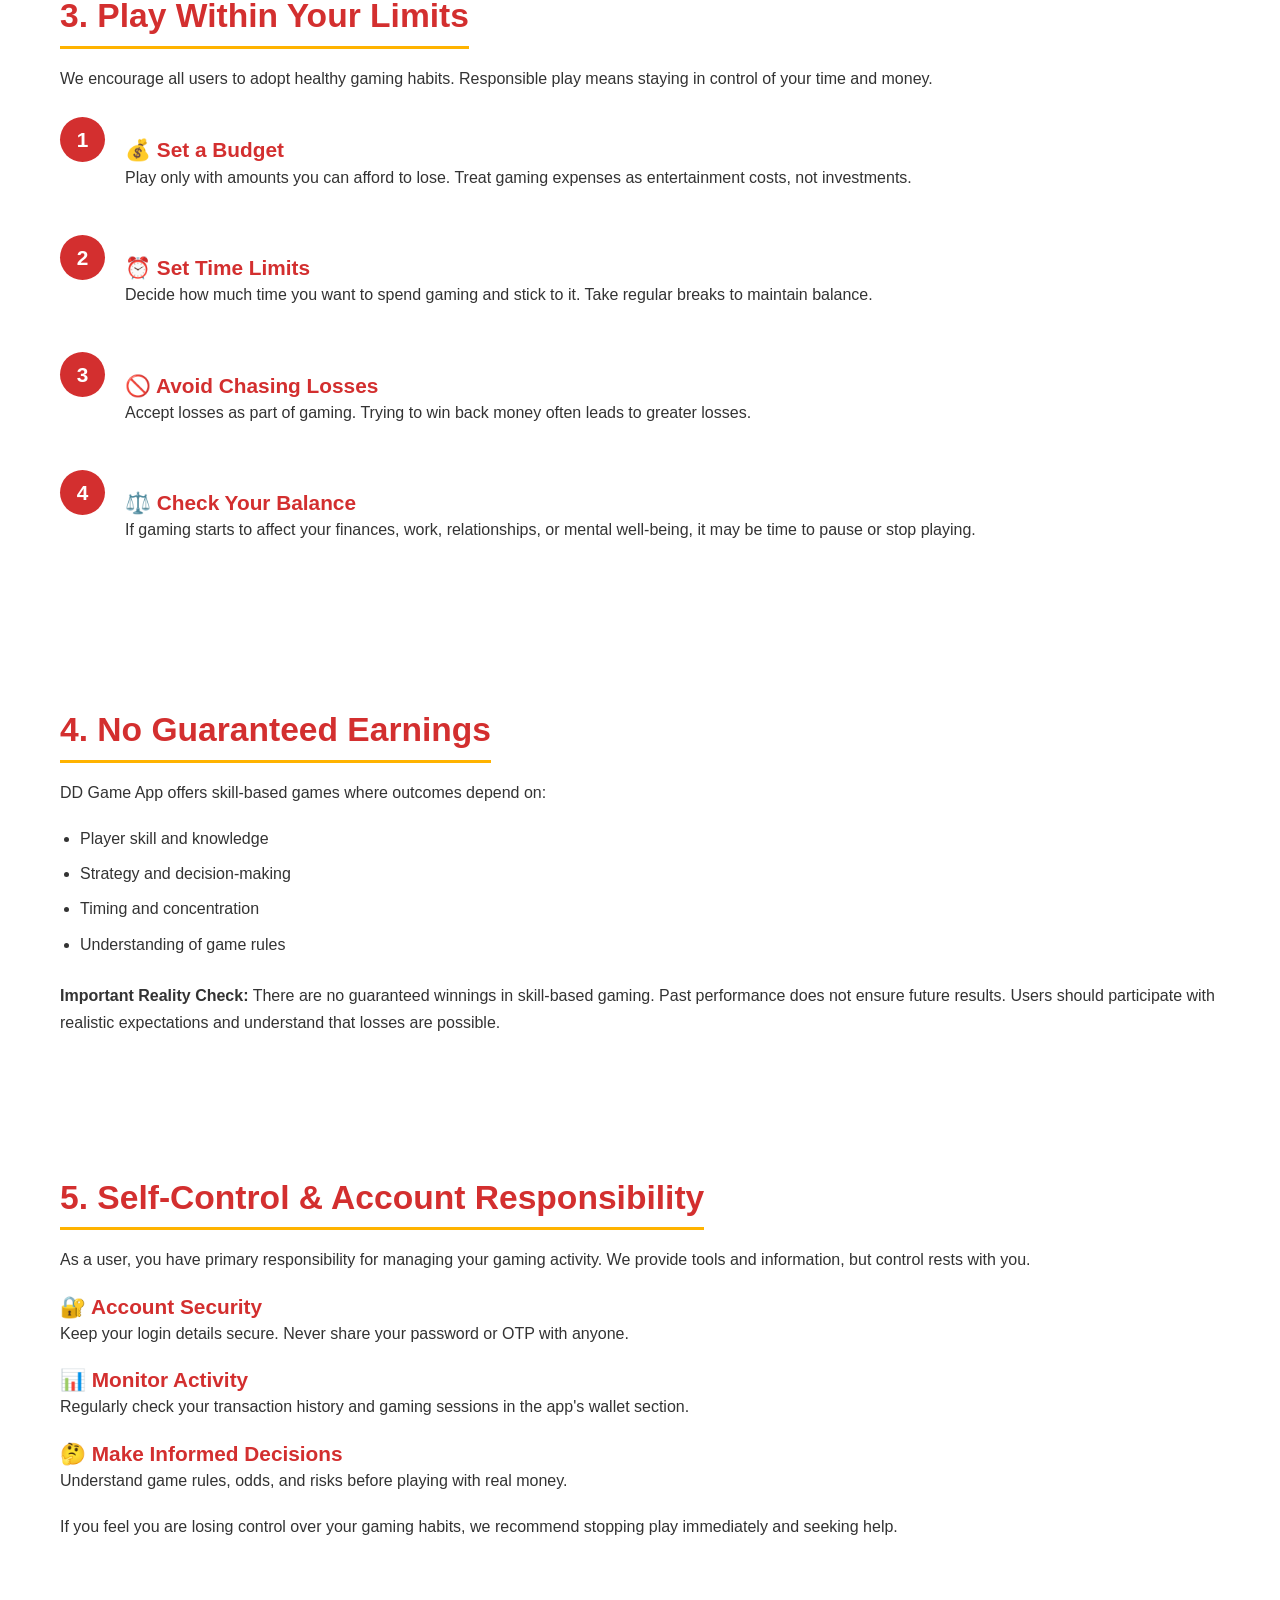
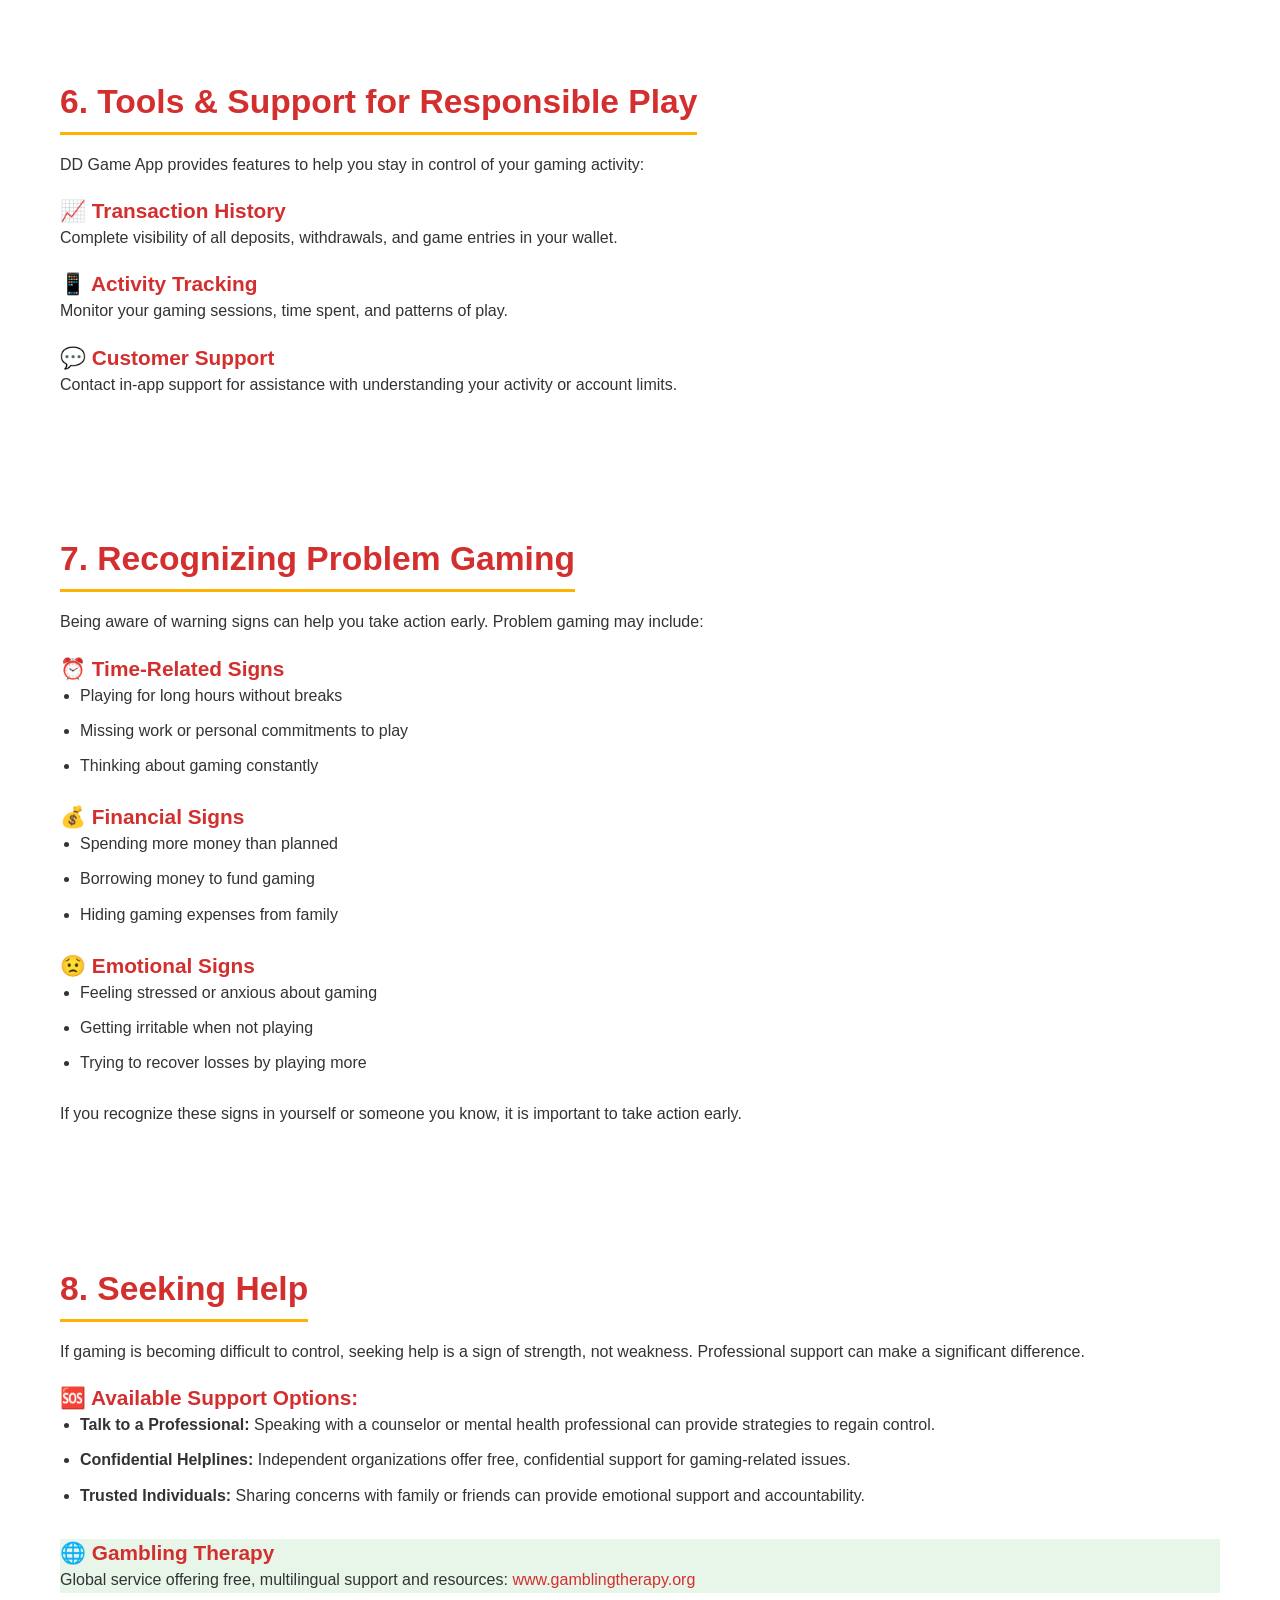
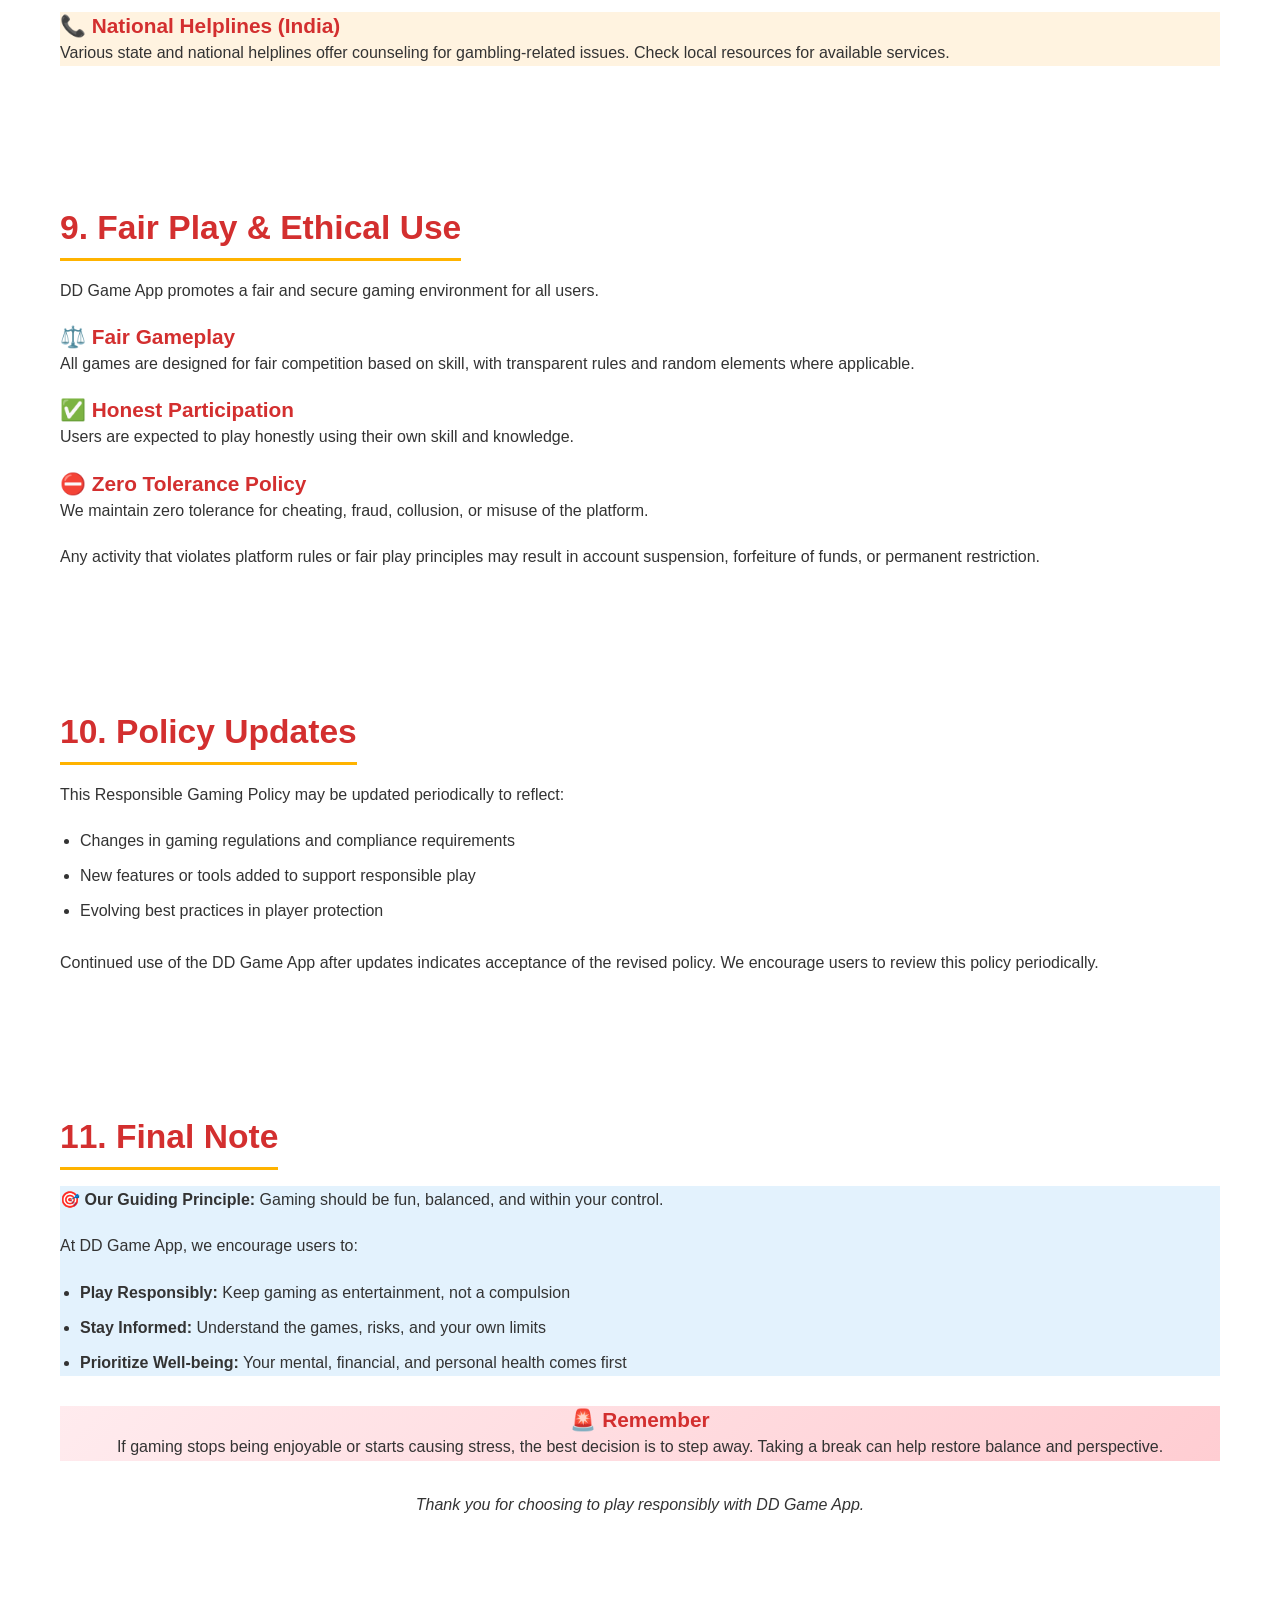
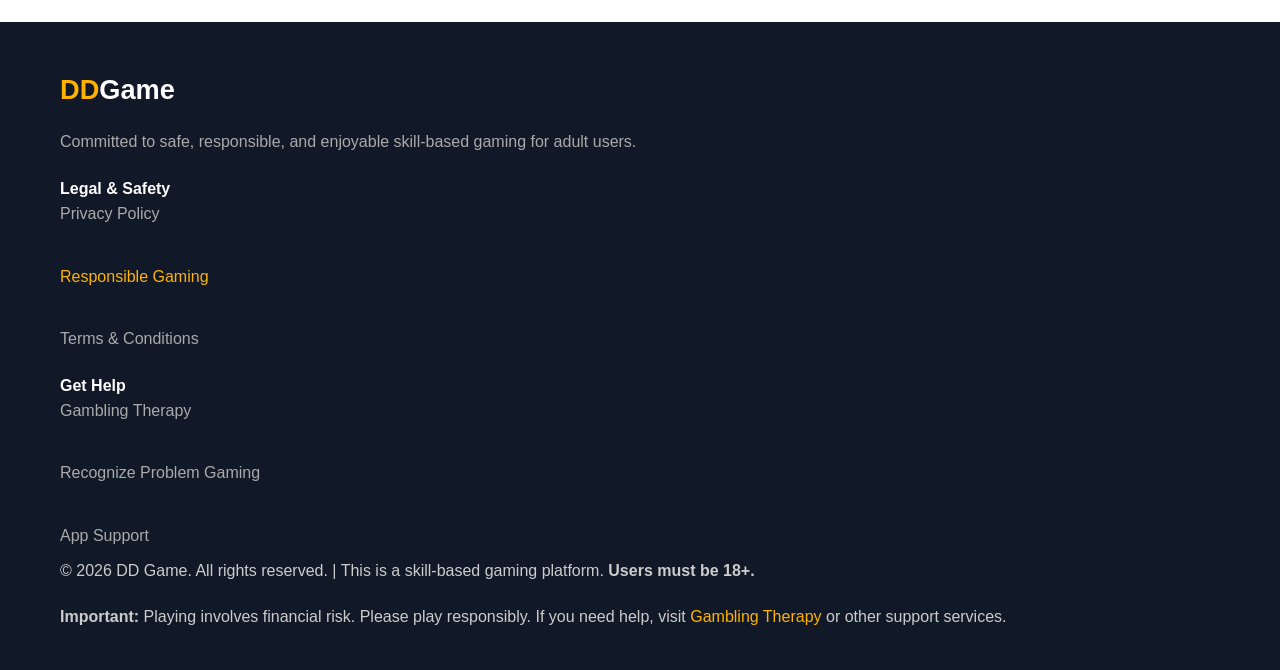
<file: responsible-gaming/index.html>
<!DOCTYPE html>
<html lang="en-IN">

<head>
    <meta charset="UTF-8">
    <meta name="viewport" content="width=device-width, initial-scale=1.0">
    <title>Responsible Gaming Policy – DD Game App</title>
    <meta name="description"
        content="DD Game App's Responsible Gaming Policy. Learn about our commitment to safe play, age restrictions, tools for self-control.">
    <meta name="keywords"
        content="DD Game responsible gaming, safe gaming policy, problem gambling help, gaming limits, age restriction 18+">

    <link rel="canonical" href="https://ddgame.space/responsible-gaming/">
    <meta name="robots" content="index, follow, max-image-preview:large">

    <meta property="og:title" content="Responsible Gaming Policy – DD Game App">
    <meta property="og:description"
        content="Our commitment to safe, balanced, and responsible gaming. Learn how DD Game promotes healthy play habits and user protection.">
    <meta property="og:url" content="https://ddgame.space/responsible-gaming/">
    <meta property="og:site_name" content="DD Game">
    <meta property="og:type" content="website">
    <meta property="og:image" content="https://ddgame.space/images/dd-game-logo.webp">
    <meta property="og:image:width" content="1200">
    <meta property="og:image:height" content="630">
    <meta property="og:locale" content="en_IN">

    <!-- Twitter Card Tags -->
    <meta name="twitter:card" content="summary_large_image">
    <meta name="twitter:title" content="Responsible Gaming Policy – DD Game App">
    <meta name="twitter:description"
        content="DD Game's commitment to responsible gaming, user safety, and promoting healthy play habits.">
    <meta name="twitter:image" content="https://ddgame.space/images/dd-game-logo.webp">

    <!-- Hreflang for targeting Indian audience -->
    <link rel="alternate" hreflang="en-in" href="https://ddgame.space/responsible-gaming/" />
    <!-- Theme Color -->
    <meta name="theme-color" content="#d32f2f">
    <!-- Web App Manifest for PWA -->
    <link rel="manifest" href="/site.webmanifest" />

    <!-- Favicon -->
    <link rel="icon" type="image/webp" href="/images/favicon.webp">
    <link rel="apple-touch-icon" sizes="180x180" href="/images/favicon.webp">

    <!-- Preconnect to origin for performance -->
    <link rel="preconnect" href="https://ddgame.space">

    <link rel="stylesheet" href="/style.css">
</head>

<body>
    <!-- Header with Logo -->
    <header>
        <div class="container header-content">
            <div class="logo-container">
                <img src="/images/dd-game-logo.webp" alt="DD Game Official Logo" class="logo-img">
                <div class="logo-text">DD<span>Game</span></div>
            </div>

            <!-- Mobile Menu Toggle -->
            <div class="menu-toggle" id="menuToggle">☰</div>

            <!-- Navigation -->
            <nav>
                <ul id="navMenu">
                    <li><a href="/">Home</a></li>
                    <li><a href="/dd-game-app/">DD Game App</a></li>
                    <li><a href="https://app.adjust.com/1ivn71t0?label=DEPAMF&redirect=https%3A%2F%2Fdown.dd7778.com%2F">Download</a></li>
                    <li><a href="/privacy-policy/">Privacy Policy</a></li>
                    <li><a href="#final" class="active">Responsible Gaming</a></li>
                </ul>
            </nav>
        </div>
    </header>

    <!-- Floating Download Button -->
    <div class="floating-download">
        <a href="https://app.adjust.com/1ivn71t0?label=DEPAMF&redirect=https%3A%2F%2Fdown.dd7778.com%2F" class="btn">⬇️ Download DD Game Now</a>
    </div>

    <main class="container">

        <!-- HERO SECTION -->
        <section class="section hero">
            <h1>Responsible Gaming Policy – DD Game App</h1>
            <p>At DD Game App, we believe gaming should remain a form of entertainment and enjoyment. We are committed to promoting responsible gaming practices and helping users play in a safe, controlled, and balanced manner.</p>
            <p>This Responsible Gaming Policy explains how we encourage fair play, protect users, and support responsible decision-making while using the DD Game platform.</p>
        </section>

        <!-- 1. OUR COMMITMENT -->
        <section class="section">
            <h2>1. Our Commitment to Responsible Gaming</h2>
            <p>DD Game App is designed for entertainment through skill-based online games. While users may participate in games involving real money, we strongly encourage responsible play at all times.</p>
            <p>We aim to:</p>
            <div class="cards-grid">
                <div class="card">
                    <h3>🎯 Promote Healthy Habits</h3>
                    <p>Encourage balanced gaming as a form of entertainment, not a source of income.</p>
                </div>
                <div class="card">
                    <h3>🛡️ Prevent Excessive Play</h3>
                    <p>Provide tools and awareness to help users avoid compulsive behavior.</p>
                </div>
                <div class="card">
                    <h3>💰 Protect from Financial Harm</h3>
                    <p>Encourage users to play only with what they can afford to lose.</p>
                </div>
                <div class="card">
                    <h3>✅ Ensure a Safe Environment</h3>
                    <p>Maintain fair play, security, and support for all users.</p>
                </div>
            </div>
            <div class="disclaimer">
                <p><strong>Important:</strong> Gaming should never be seen as a source of guaranteed income.</p>
            </div>
        </section>

        <!-- 2. AGE RESTRICTION -->
        <section class="section">
            <h2>2. Age Restriction (18+ Only)</h2>
            <p>DD Game App is strictly for users 18 years of age or older.</p>
            <div class="cards-grid">
                <div class="card">
                    <h3>📵 No Minor Registration</h3>
                    <p>Registration by minors is not permitted under any circumstances.</p>
                </div>
                <div class="card">
                    <h3>✅ Mandatory Age Verification</h3>
                    <p>Age verification and KYC may be required for account activation and withdrawals.</p>
                </div>
                <div class="card">
                    <h3>⛔ Account Suspension</h3>
                    <p>Accounts found to belong to underage users will be suspended or terminated immediately.</p>
                </div>
            </div>
            <p>Parents and guardians are encouraged to monitor online activity and prevent minors from accessing real-money gaming platforms.</p>
        </section>

        <!-- 3. PLAY WITHIN LIMITS -->
        <section class="section">
            <h2>3. Play Within Your Limits</h2>
            <p>We encourage all users to adopt healthy gaming habits. Responsible play means staying in control of your time and money.</p>
            
            <div class="steps-container">
                <div class="step">
                    <div>
                        <h3>💰 Set a Budget</h3>
                        <p>Play only with amounts you can afford to lose. Treat gaming expenses as entertainment costs, not investments.</p>
                    </div>
                </div>
                <div class="step">
                    <div>
                        <h3>⏰ Set Time Limits</h3>
                        <p>Decide how much time you want to spend gaming and stick to it. Take regular breaks to maintain balance.</p>
                    </div>
                </div>
                <div class="step">
                    <div>
                        <h3>🚫 Avoid Chasing Losses</h3>
                        <p>Accept losses as part of gaming. Trying to win back money often leads to greater losses.</p>
                    </div>
                </div>
                <div class="step">
                    <div>
                        <h3>⚖️ Check Your Balance</h3>
                        <p>If gaming starts to affect your finances, work, relationships, or mental well-being, it may be time to pause or stop playing.</p>
                    </div>
                </div>
            </div>
        </section>

        <!-- 4. NO GUARANTEED EARNINGS -->
        <section class="section">
            <h2>4. No Guaranteed Earnings</h2>
            <p>DD Game App offers skill-based games where outcomes depend on:</p>
            <ul>
                <li>Player skill and knowledge</li>
                <li>Strategy and decision-making</li>
                <li>Timing and concentration</li>
                <li>Understanding of game rules</li>
            </ul>
            <div class="disclaimer">
                <p><strong>Important Reality Check:</strong> There are no guaranteed winnings in skill-based gaming. Past performance does not ensure future results. Users should participate with realistic expectations and understand that losses are possible.</p>
            </div>
        </section>

        <!-- 5. SELF-CONTROL & RESPONSIBILITY -->
        <section class="section">
            <h2>5. Self-Control & Account Responsibility</h2>
            <p>As a user, you have primary responsibility for managing your gaming activity. We provide tools and information, but control rests with you.</p>
            
            <div class="cards-grid">
                <div class="card">
                    <h3>🔐 Account Security</h3>
                    <p>Keep your login details secure. Never share your password or OTP with anyone.</p>
                </div>
                <div class="card">
                    <h3>📊 Monitor Activity</h3>
                    <p>Regularly check your transaction history and gaming sessions in the app's wallet section.</p>
                </div>
                <div class="card">
                    <h3>🤔 Make Informed Decisions</h3>
                    <p>Understand game rules, odds, and risks before playing with real money.</p>
                </div>
            </div>
            
            <p>If you feel you are losing control over your gaming habits, we recommend stopping play immediately and seeking help.</p>
        </section>

        <!-- 6. TOOLS & SUPPORT -->
        <section class="section">
            <h2>6. Tools & Support for Responsible Play</h2>
            <p>DD Game App provides features to help you stay in control of your gaming activity:</p>
            
            <div class="cards-grid">
                <div class="card">
                    <h3>📈 Transaction History</h3>
                    <p>Complete visibility of all deposits, withdrawals, and game entries in your wallet.</p>
                </div>
                <div class="card">
                    <h3>📱 Activity Tracking</h3>
                    <p>Monitor your gaming sessions, time spent, and patterns of play.</p>
                </div>
                <div class="card">
                    <h3>💬 Customer Support</h3>
                    <p>Contact in-app support for assistance with understanding your activity or account limits.</p>
                </div>
            </div>
        </section>

        <!-- 7. RECOGNIZING PROBLEM GAMING -->
        <section class="section">
            <h2>7. Recognizing Problem Gaming</h2>
            <p>Being aware of warning signs can help you take action early. Problem gaming may include:</p>
            
            <div class="cards-grid">
                <div class="card" style="border-top-color: #ff9800;">
                    <h3>⏰ Time-Related Signs</h3>
                    <ul>
                        <li>Playing for long hours without breaks</li>
                        <li>Missing work or personal commitments to play</li>
                        <li>Thinking about gaming constantly</li>
                    </ul>
                </div>
                <div class="card" style="border-top-color: #f44336;">
                    <h3>💰 Financial Signs</h3>
                    <ul>
                        <li>Spending more money than planned</li>
                        <li>Borrowing money to fund gaming</li>
                        <li>Hiding gaming expenses from family</li>
                    </ul>
                </div>
                <div class="card" style="border-top-color: #9c27b0;">
                    <h3>😟 Emotional Signs</h3>
                    <ul>
                        <li>Feeling stressed or anxious about gaming</li>
                        <li>Getting irritable when not playing</li>
                        <li>Trying to recover losses by playing more</li>
                    </ul>
                </div>
            </div>
            
            <p>If you recognize these signs in yourself or someone you know, it is important to take action early.</p>
        </section>

        <!-- 8. SEEKING HELP -->
        <section class="section">
            <h2>8. Seeking Help</h2>
            <p>If gaming is becoming difficult to control, seeking help is a sign of strength, not weakness. Professional support can make a significant difference.</p>
            
            <div class="disclaimer">
                <h3>🆘 Available Support Options:</h3>
                <ul>
                    <li><strong>Talk to a Professional:</strong> Speaking with a counselor or mental health professional can provide strategies to regain control.</li>
                    <li><strong>Confidential Helplines:</strong> Independent organizations offer free, confidential support for gaming-related issues.</li>
                    <li><strong>Trusted Individuals:</strong> Sharing concerns with family or friends can provide emotional support and accountability.</li>
                </ul>
            </div>
            
            <div class="cards-grid" style="margin-top: 30px;">
                <div class="card" style="background: #e8f5e9;">
                    <h3>🌐 Gambling Therapy</h3>
                    <p>Global service offering free, multilingual support and resources: <a href="https://www.gamblingtherapy.org" target="_blank">www.gamblingtherapy.org</a></p>
                </div>
                <div class="card" style="background: #fff3e0;">
                    <h3>📞 National Helplines (India)</h3>
                    <p>Various state and national helplines offer counseling for gambling-related issues. Check local resources for available services.</p>
                </div>
            </div>
        </section>

        <!-- 9. FAIR PLAY -->
        <section class="section">
            <h2>9. Fair Play & Ethical Use</h2>
            <p>DD Game App promotes a fair and secure gaming environment for all users.</p>
            
            <div class="cards-grid">
                <div class="card">
                    <h3>⚖️ Fair Gameplay</h3>
                    <p>All games are designed for fair competition based on skill, with transparent rules and random elements where applicable.</p>
                </div>
                <div class="card">
                    <h3>✅ Honest Participation</h3>
                    <p>Users are expected to play honestly using their own skill and knowledge.</p>
                </div>
                <div class="card">
                    <h3>⛔ Zero Tolerance Policy</h3>
                    <p>We maintain zero tolerance for cheating, fraud, collusion, or misuse of the platform.</p>
                </div>
            </div>
            
            <p>Any activity that violates platform rules or fair play principles may result in account suspension, forfeiture of funds, or permanent restriction.</p>
        </section>

        <!-- 10. POLICY UPDATES -->
        <section class="section">
            <h2>10. Policy Updates</h2>
            <p>This Responsible Gaming Policy may be updated periodically to reflect:</p>
            <ul>
                <li>Changes in gaming regulations and compliance requirements</li>
                <li>New features or tools added to support responsible play</li>
                <li>Evolving best practices in player protection</li>
            </ul>
            <p>Continued use of the DD Game App after updates indicates acceptance of the revised policy. We encourage users to review this policy periodically.</p>
        </section>

        <!-- 11. FINAL NOTE -->
        <section id="final" class="section">
            <h2>11. Final Note</h2>
            <div class="disclaimer" style="background: #e3f2fd; border-left-color: #2196f3;">
                <p><strong>🎯 Our Guiding Principle:</strong> Gaming should be fun, balanced, and within your control.</p>
                <p>At DD Game App, we encourage users to:</p>
                <ul>
                    <li><strong>Play Responsibly:</strong> Keep gaming as entertainment, not a compulsion</li>
                    <li><strong>Stay Informed:</strong> Understand the games, risks, and your own limits</li>
                    <li><strong>Prioritize Well-being:</strong> Your mental, financial, and personal health comes first</li>
                </ul>
            </div>
            
            <div class="cards-grid" style="margin-top: 30px;">
                <div class="card" style="text-align: center; background: linear-gradient(135deg, #ffebee, #ffcdd2);">
                    <h3>🚨 Remember</h3>
                    <p>If gaming stops being enjoyable or starts causing stress, the best decision is to step away. Taking a break can help restore balance and perspective.</p>
                </div>
            </div>
            
            <p style="margin-top: 30px; text-align: center; font-style: italic;">Thank you for choosing to play responsibly with DD Game App.</p>
        </section>

    </main>

    <!-- Footer -->
    <footer>
        <div class="container">
            <div class="footer-content">
                <div>
                    <div class="logo-text" style="color: #ffb300; margin-bottom: 15px;">DD<span
                            style="color: white;">Game</span></div>
                    <p style="color: #aaa;">Committed to safe, responsible, and enjoyable skill-based gaming for adult users.</p>
                </div>
                <div class="footer-links">
                    <h4 style="color: white;">Legal & Safety</h4>
                    <a href="/privacy-policy/">Privacy Policy</a><br>
                    <a href="/responsible-gaming/" style="color: #ffb300;">Responsible Gaming</a><br>
                    <a href="#">Terms & Conditions</a>
                </div>
                <div class="footer-links">
                    <h4 style="color: white;">Get Help</h4>
                    <a href="https://www.gamblingtherapy.org" target="_blank">Gambling Therapy</a><br>
                    <a href="#seek-help">Recognize Problem Gaming</a><br>
                    <a href="/dd-game-app/">App Support</a>
                </div>
            </div>
            <div class="copyright">
                <p>© 2026 DD Game. All rights reserved. | This is a skill-based gaming platform. <strong>Users must be 18+.</strong></p>
                <p style="margin-top: 5px;"><strong>Important:</strong> Playing involves financial risk. Please play responsibly. If you need help, visit <a href="https://www.gamblingtherapy.org/" style="color: #ffb300;" target="_blank">Gambling Therapy</a> or other support services.</p>
            </div>
        </div>
    </footer>

    <!-- JavaScript -->
    <script>
        // Mobile Menu Toggle
        const menuToggle = document.getElementById('menuToggle');
        const navMenu = document.getElementById('navMenu');
        if (menuToggle) {
            menuToggle.addEventListener('click', () => {
                navMenu.classList.toggle('active');
            });
        }
        // Close menu when clicking a link
        document.querySelectorAll('#navMenu a').forEach(link => {
            link.addEventListener('click', () => navMenu.classList.remove('active'));
        });

        // Smooth scroll for anchor links
        document.querySelectorAll('a[href^="#"]').forEach(anchor => {
            anchor.addEventListener('click', function (e) {
                const targetId = this.getAttribute('href');
                if (targetId === '#') return;
                const targetElement = document.querySelector(targetId);
                if (targetElement) {
                    e.preventDefault();
                    window.scrollTo({
                        top: targetElement.offsetTop - 80,
                        behavior: 'smooth'
                    });
                }
            });
        });
    </script>

</body>

</html>
</file>
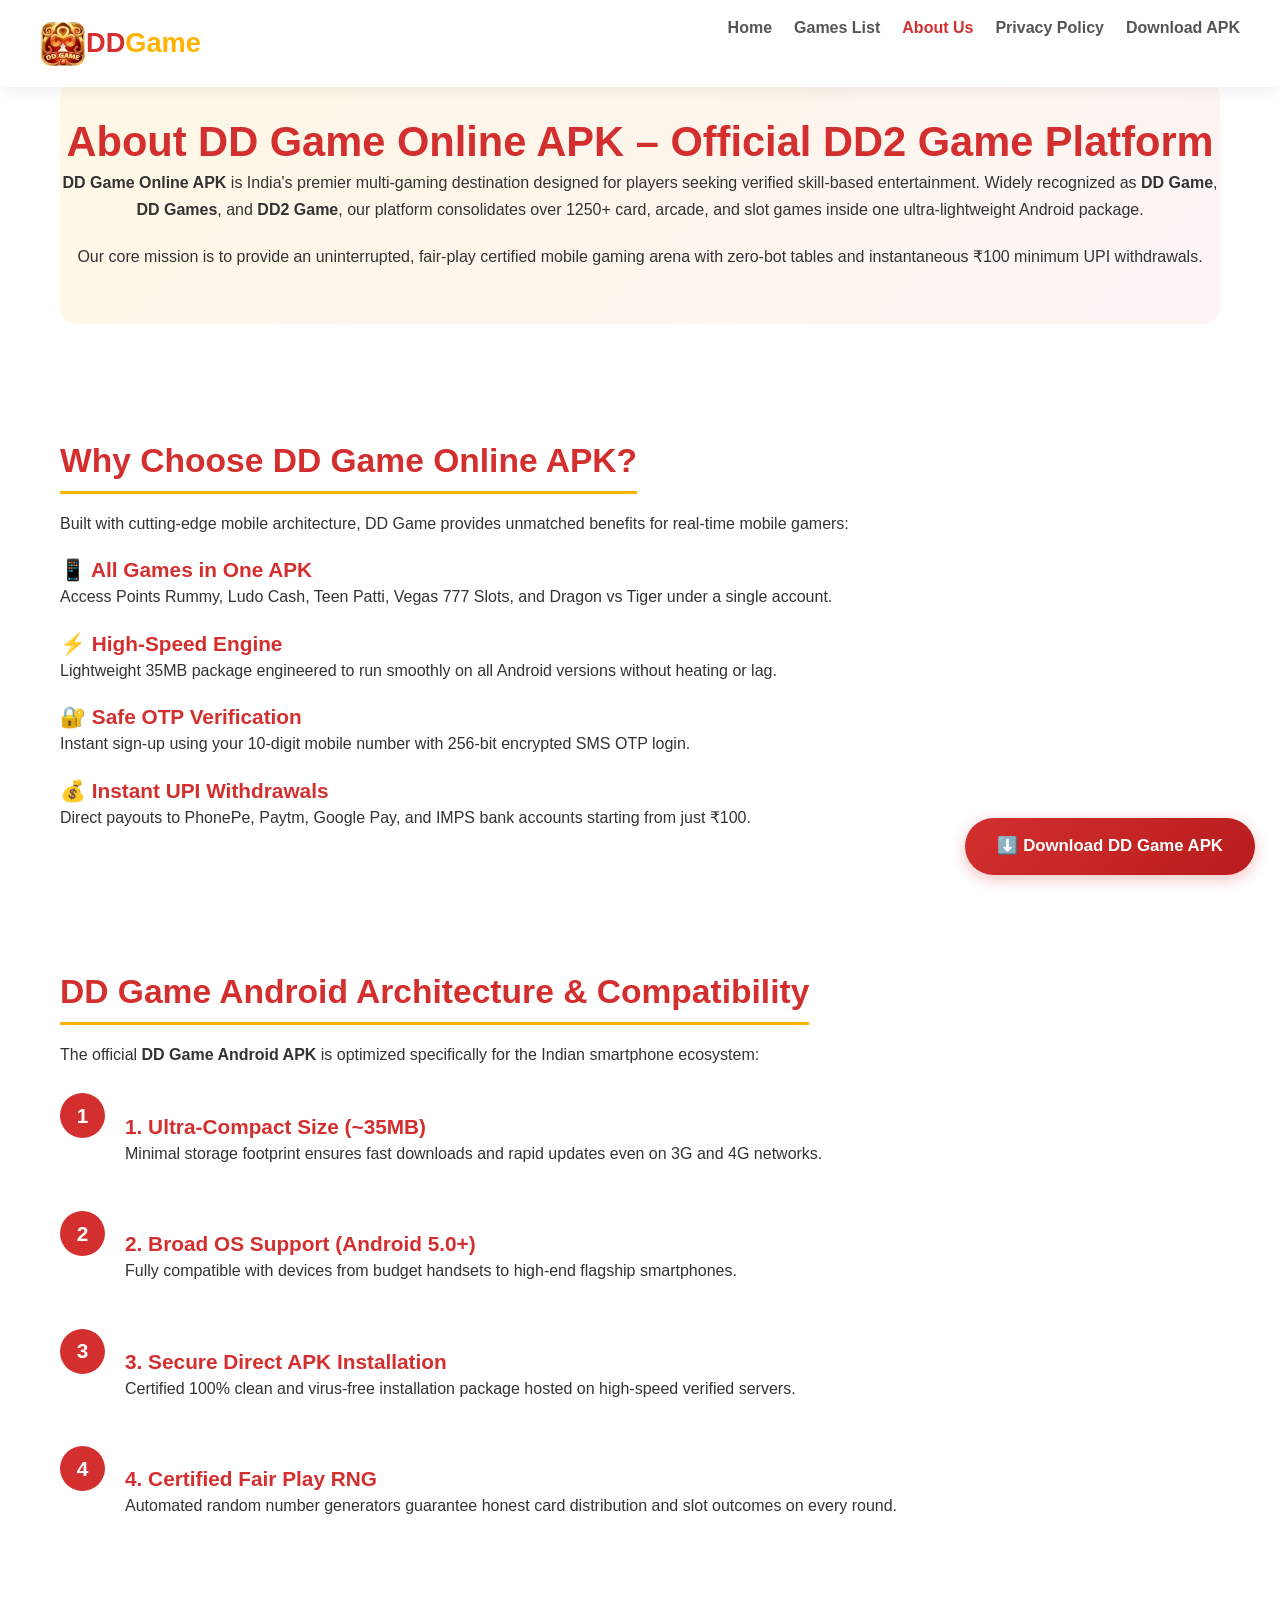
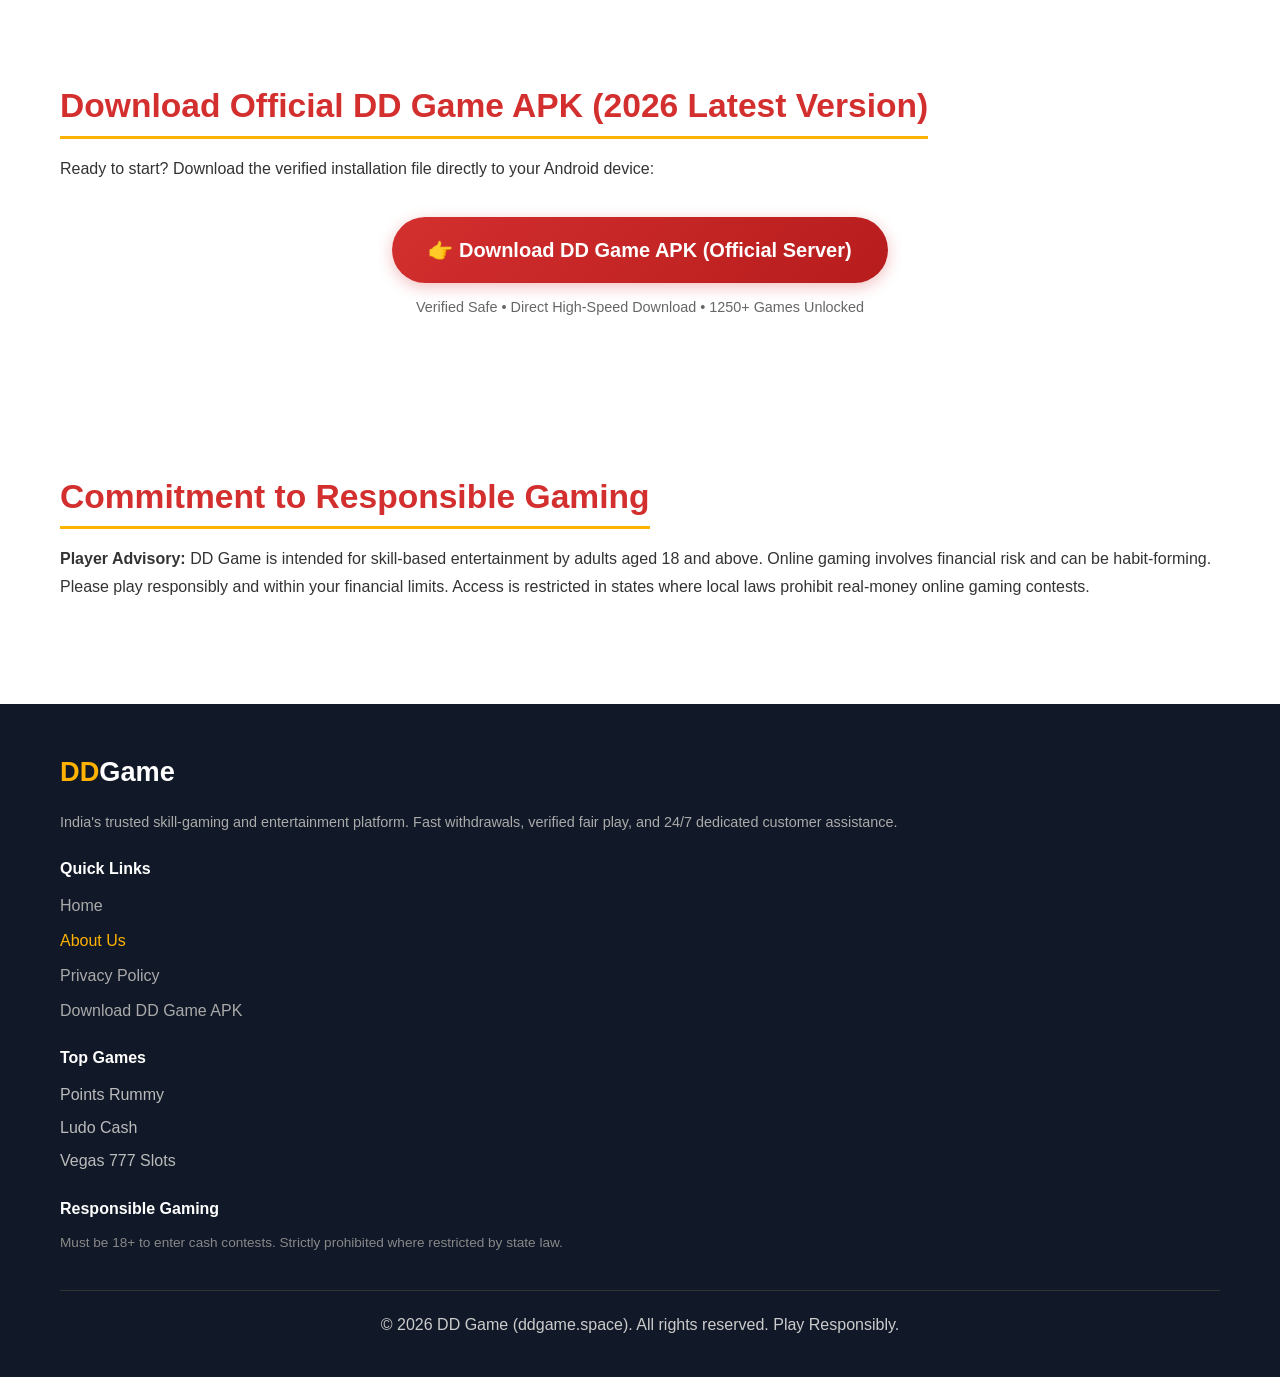
<file: about.html>
<!DOCTYPE html>
<html lang="en-IN">

<head>
    <meta charset="UTF-8">
    <meta name="viewport" content="width=device-width, initial-scale=1.0">
    <title>About DD Game Online APK – Official DD2 Game Platform 2026</title>
    <meta name="description"
        content="Learn about DD Game online APK latest version (DD2 Game). Discover 1250+ skill games including Rummy, Ludo Cash, 777 Good Slots & verified instant UPI withdrawals.">
    <meta name="keywords"
        content="about dd game, dd game, dd games, dd game apk, dd game online apk latest version, dd gems, dd2 game download apk, dd game all apk">

    <!-- Correct Canonical URL -->
    <link rel="canonical" href="https://ddgame.space/about.html">
    <meta name="robots" content="index, follow, max-image-preview:large">

    <!-- Open Graph Tags -->
    <meta property="og:title" content="About DD Game Online APK – Official Android Gaming Platform">
    <meta property="og:description"
        content="Discover DD Game (DD2 Game): India's verified portal for skill-based gaming, fast UPI withdrawals, and 1250+ games in one Android APK.">
    <meta property="og:url" content="https://ddgame.space/about.html">
    <meta property="og:site_name" content="DD Game">
    <meta property="og:type" content="website">
    <meta property="og:image" content="https://ddgame.space/images/dd-game-logo.webp">
    <meta property="og:image:width" content="1200">
    <meta property="og:image:height" content="630">
    <meta property="og:locale" content="en_IN">

    <!-- Twitter Card Tags -->
    <meta name="twitter:card" content="summary_large_image">
    <meta name="twitter:title" content="About DD Game Online APK – Official Platform">
    <meta name="twitter:description"
        content="Discover DD Game: Official APK with 1250+ skill games, instant ₹100 withdrawals, and 24/7 client support.">
    <meta name="twitter:image" content="https://ddgame.space/images/dd-game-logo.webp">

    <link rel="alternate" hreflang="en-in" href="https://ddgame.space/about.html" />
    <meta name="theme-color" content="#d32f2f">
    <link rel="manifest" href="/site.webmanifest" />

    <link rel="icon" type="image/webp" href="/images/favicon.webp">
    <link rel="apple-touch-icon" sizes="180x180" href="/images/favicon.webp">

    <link rel="preconnect" href="https://ddgame.space">
    <link rel="stylesheet" href="/style.css">
</head>

<body>
    <!-- Header -->
    <header>
        <div class="container header-content">
            <div class="logo-container">
                <a href="/" style="display: flex; align-items: center; text-decoration: none;">
                    <img src="/images/dd-game-logo.webp" alt="DD Game Official Logo" class="logo-img">
                    <div class="logo-text">DD<span>Game</span></div>
                </a>
            </div>

            <div class="menu-toggle" id="menuToggle">☰</div>

            <nav>
                <ul id="navMenu">
                    <li><a href="/">Home</a></li>
                    <li><a href="/#games">Games List</a></li>
                    <li><a href="about.html" class="active">About Us</a></li>
                    <li><a href="privacy.html">Privacy Policy</a></li>
                    <li><a href="https://down.dd7778.com/" target="_blank" rel="noopener noreferrer">Download APK</a></li>
                </ul>
            </nav>
        </div>
    </header>

    <!-- Floating Download Button -->
    <div class="floating-download">
        <a href="https://down.dd7778.com/" target="_blank" rel="noopener noreferrer" class="btn">⬇️ Download DD Game APK</a>
    </div>

    <main class="container">

        <!-- HERO SECTION -->
        <section class="section hero">
            <h1>About DD Game Online APK – Official DD2 Game Platform</h1>
            <p><strong>DD Game Online APK</strong> is India's premier multi-gaming destination designed for players seeking verified skill-based entertainment. Widely recognized as <strong>DD Game</strong>, <strong>DD Games</strong>, and <strong>DD2 Game</strong>, our platform consolidates over 1250+ card, arcade, and slot games inside one ultra-lightweight Android package.</p>
            <p>Our core mission is to provide an uninterrupted, fair-play certified mobile gaming arena with zero-bot tables and instantaneous ₹100 minimum UPI withdrawals.</p>
        </section>

        <!-- WHY CHOOSE DD GAME -->
        <section class="section">
            <h2>Why Choose DD Game Online APK?</h2>
            <p>Built with cutting-edge mobile architecture, DD Game provides unmatched benefits for real-time mobile gamers:</p>
            
            <div class="cards-grid">
                <div class="card">
                    <h3>📱 All Games in One APK</h3>
                    <p>Access Points Rummy, Ludo Cash, Teen Patti, Vegas 777 Slots, and Dragon vs Tiger under a single account.</p>
                </div>
                <div class="card">
                    <h3>⚡ High-Speed Engine</h3>
                    <p>Lightweight 35MB package engineered to run smoothly on all Android versions without heating or lag.</p>
                </div>
                <div class="card">
                    <h3>🔐 Safe OTP Verification</h3>
                    <p>Instant sign-up using your 10-digit mobile number with 256-bit encrypted SMS OTP login.</p>
                </div>
                <div class="card">
                    <h3>💰 Instant UPI Withdrawals</h3>
                    <p>Direct payouts to PhonePe, Paytm, Google Pay, and IMPS bank accounts starting from just ₹100.</p>
                </div>
            </div>
        </section>

        <!-- SPECIFICATIONS FOR ANDROID -->
        <section class="section">
            <h2>DD Game Android Architecture & Compatibility</h2>
            <p>The official <strong>DD Game Android APK</strong> is optimized specifically for the Indian smartphone ecosystem:</p>
            
            <div class="steps-container">
                <div class="step">
                    <div>
                        <h3>1. Ultra-Compact Size (~35MB)</h3>
                        <p>Minimal storage footprint ensures fast downloads and rapid updates even on 3G and 4G networks.</p>
                    </div>
                </div>
                <div class="step">
                    <div>
                        <h3>2. Broad OS Support (Android 5.0+)</h3>
                        <p>Fully compatible with devices from budget handsets to high-end flagship smartphones.</p>
                    </div>
                </div>
                <div class="step">
                    <div>
                        <h3>3. Secure Direct APK Installation</h3>
                        <p>Certified 100% clean and virus-free installation package hosted on high-speed verified servers.</p>
                    </div>
                </div>
                <div class="step">
                    <div>
                        <h3>4. Certified Fair Play RNG</h3>
                        <p>Automated random number generators guarantee honest card distribution and slot outcomes on every round.</p>
                    </div>
                </div>
            </div>
        </section>

        <!-- DOWNLOAD CTA -->
        <section id="download" class="section">
            <h2>Download Official DD Game APK (2026 Latest Version)</h2>
            <p>Ready to start? Download the verified installation file directly to your Android device:</p>
            
            <div style="text-align: center; margin: 35px 0;">
                <a href="https://down.dd7778.com/" target="_blank" rel="noopener noreferrer" class="btn" style="font-size: 1.25rem; padding: 16px 36px;">
                    👉 Download DD Game APK (Official Server)
                </a>
                <p style="margin-top: 12px; font-size: 0.9rem; color: #666;">
                    Verified Safe • Direct High-Speed Download • 1250+ Games Unlocked
                </p>
            </div>
        </section>

        <!-- RESPONSIBLE GAMING -->
        <section class="section">
            <h2>Commitment to Responsible Gaming</h2>
            <div class="disclaimer">
                <p><strong>Player Advisory:</strong> DD Game is intended for skill-based entertainment by adults aged 18 and above. Online gaming involves financial risk and can be habit-forming. Please play responsibly and within your financial limits. Access is restricted in states where local laws prohibit real-money online gaming contests.</p>
            </div>
        </section>

    </main>

    <!-- Footer -->
    <footer>
        <div class="container">
            <div class="footer-content">
                <div>
                    <div class="logo-text" style="color: #ffb300; margin-bottom: 15px;">DD<span style="color: white;">Game</span></div>
                    <p style="color: #aaa; font-size: 0.9rem;">India's trusted skill-gaming and entertainment platform. Fast withdrawals, verified fair play, and 24/7 dedicated customer assistance.</p>
                </div>

                <div class="footer-links">
                    <h4 style="color: white; margin-bottom: 12px;">Quick Links</h4>
                    <a href="/">Home</a>
                    <a href="about.html" style="color: #ffb300;">About Us</a>
                    <a href="privacy.html">Privacy Policy</a>
                    <a href="https://down.dd7778.com/" target="_blank" rel="noopener noreferrer">Download DD Game APK</a>
                </div>

                <div class="footer-links">
                    <h4 style="color: white; margin-bottom: 12px;">Top Games</h4>
                    <span style="color: #bbb; display: block; margin-bottom: 6px;">Points Rummy</span>
                    <span style="color: #bbb; display: block; margin-bottom: 6px;">Ludo Cash</span>
                    <span style="color: #bbb; display: block; margin-bottom: 6px;">Vegas 777 Slots</span>
                </div>

                <div class="footer-links">
                    <h4 style="color: white; margin-bottom: 12px;">Responsible Gaming</h4>
                    <p style="color: #888; font-size: 0.85rem;">Must be 18+ to enter cash contests. Strictly prohibited where restricted by state law.</p>
                </div>
            </div>

            <div class="copyright" style="margin-top: 35px; padding-top: 20px; border-top: 1px solid #333; text-align: center;">
                <p>© 2026 DD Game (ddgame.space). All rights reserved. Play Responsibly.</p>
            </div>
        </div>
    </footer>

    <!-- JavaScript -->
    <script>
        const menuToggle = document.getElementById('menuToggle');
        const navMenu = document.getElementById('navMenu');
        if (menuToggle && navMenu) {
            menuToggle.addEventListener('click', () => {
                navMenu.classList.toggle('active');
            });
            document.querySelectorAll('#navMenu a').forEach(link => {
                link.addEventListener('click', () => navMenu.classList.remove('active'));
            });
        }
    </script>
</body>

</html>
</file>
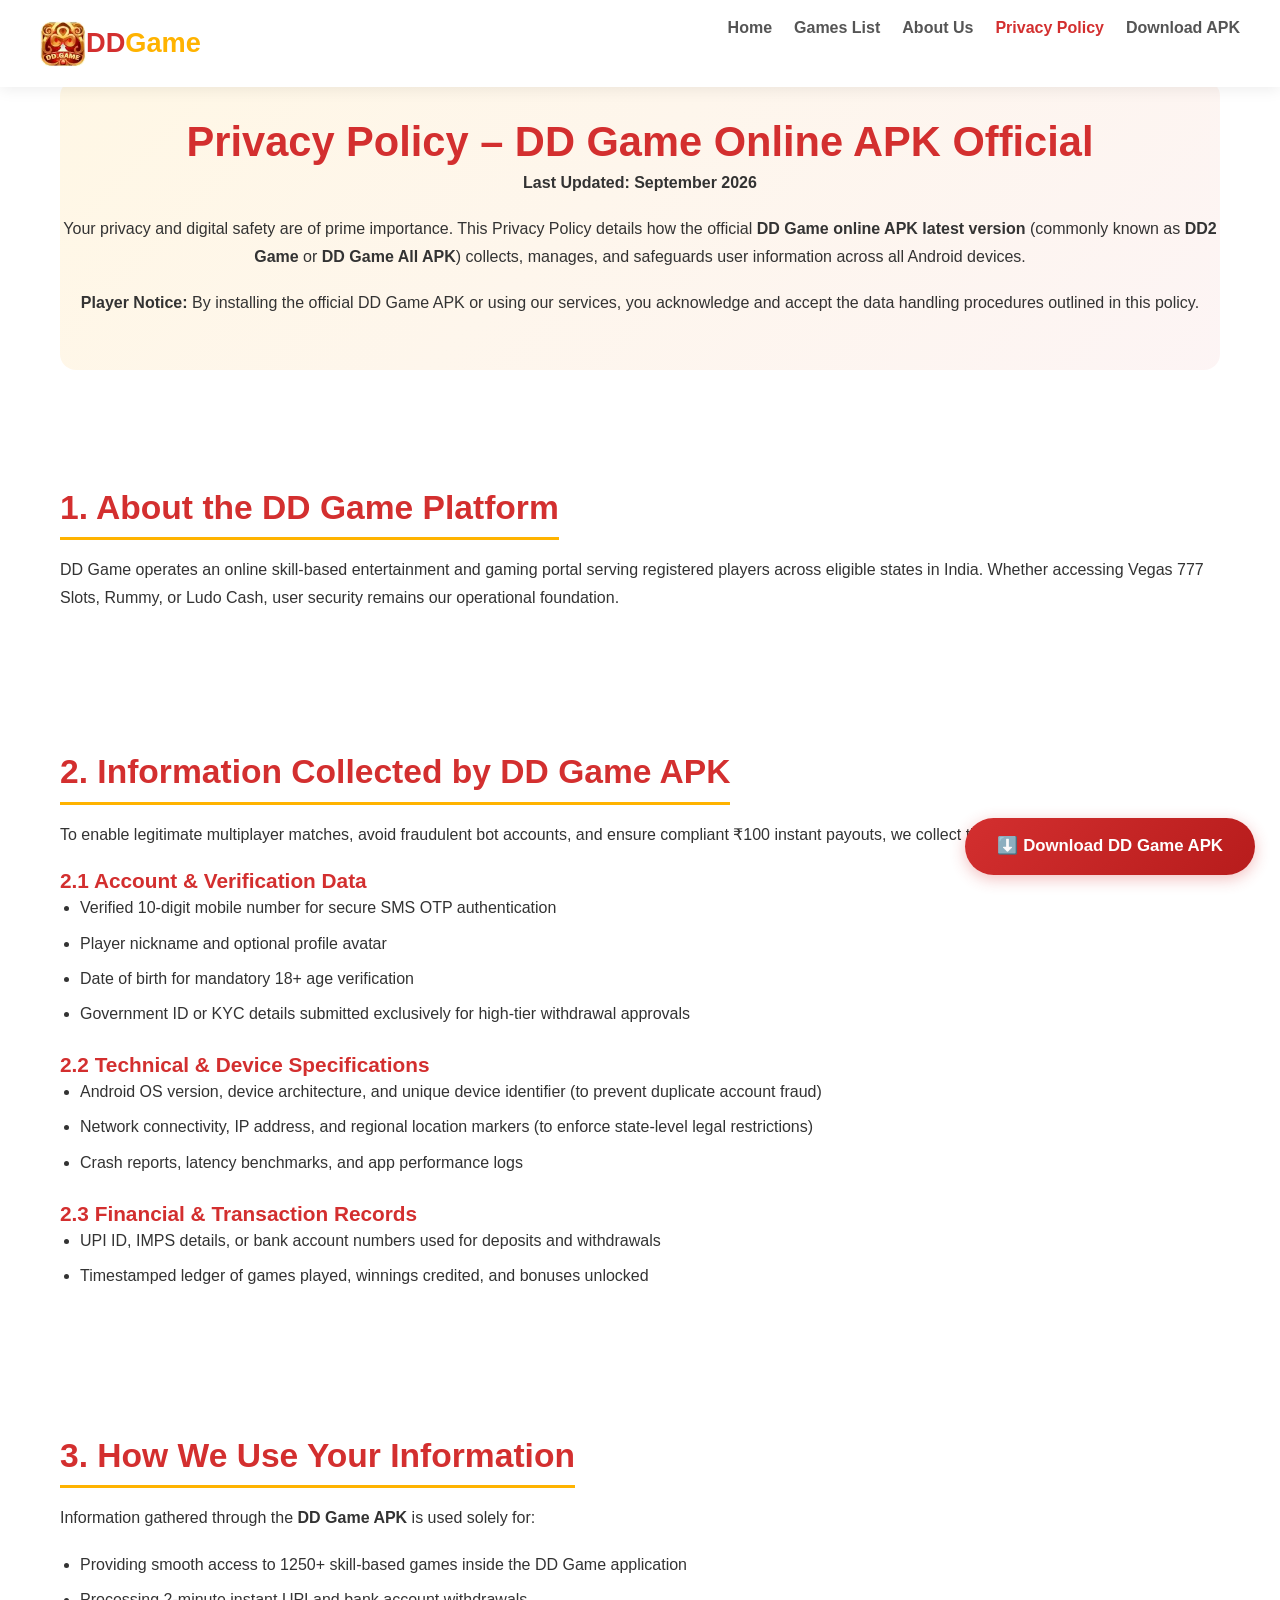
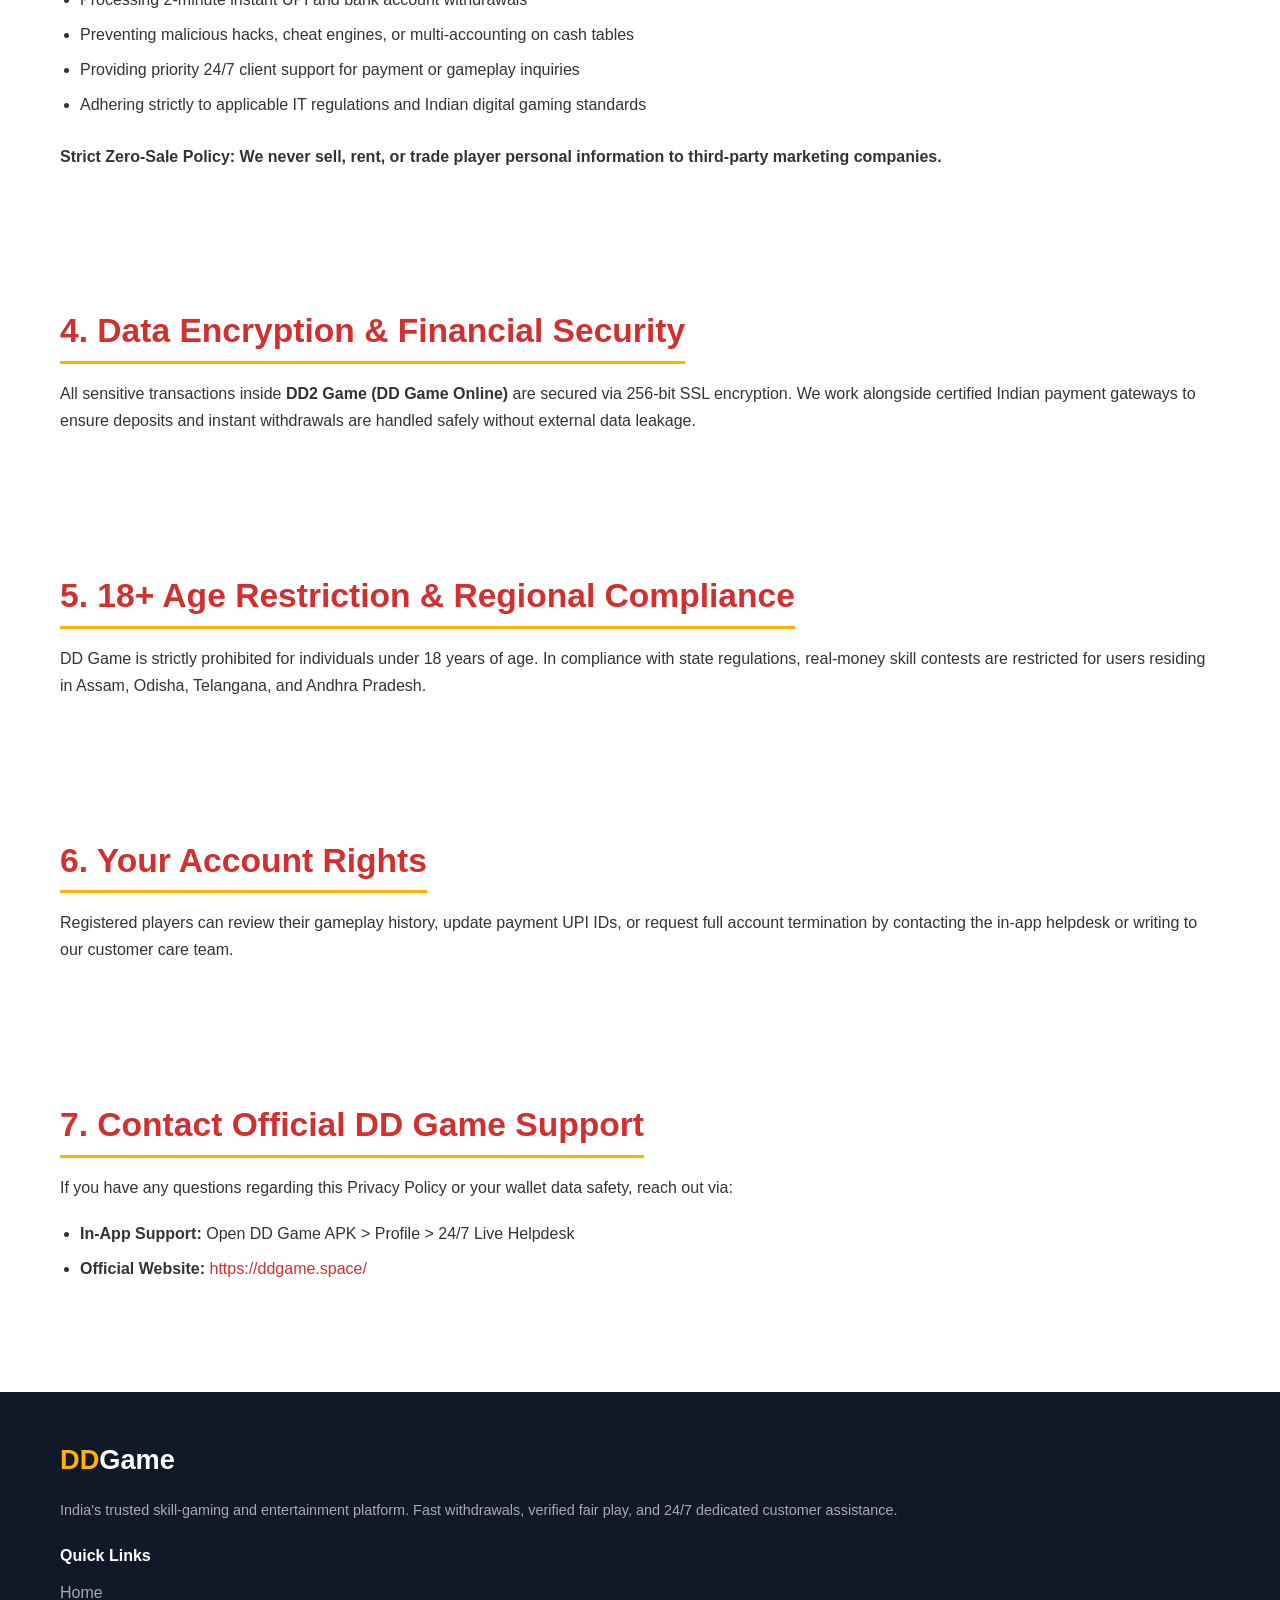
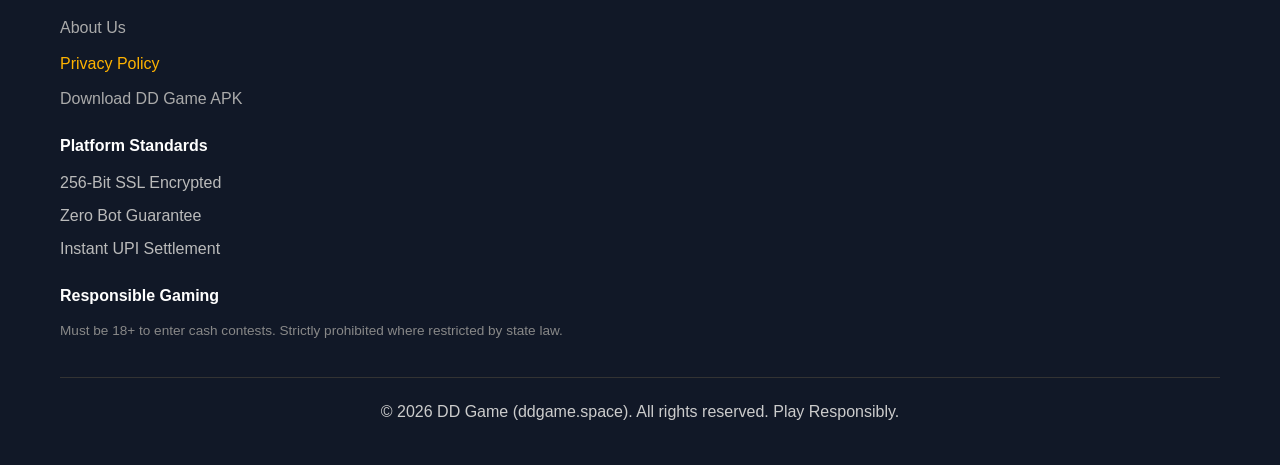
<file: privacy.html>
<!DOCTYPE html>
<html lang="en-IN">

<head>
    <meta charset="UTF-8">
    <meta name="viewport" content="width=device-width, initial-scale=1.0">
    <title>Privacy Policy – DD Game Online APK Official | DD2 Game Data Security</title>
    <meta name="description"
        content="Official DD Game Privacy Policy. Learn how DD Game online APK latest version protects player data, OTP registration, KYC verification, and instant UPI withdrawals.">
    <meta name="keywords"
        content="dd game privacy policy, dd game, dd games, dd game online apk latest version, dd game all apk, dd2 game download apk, dd game data security">

    <!-- Correct Canonical URL -->
    <link rel="canonical" href="https://ddgame.space/privacy.html">
    <meta name="robots" content="index, follow, max-image-preview:large">

    <!-- Open Graph Tags -->
    <meta property="og:title" content="Privacy Policy – DD Game Online APK Official">
    <meta property="og:description"
        content="Read the official Privacy Policy of DD Game (DD2 Game). Verified data protection, safe transactions, and secure skill gaming.">
    <meta property="og:url" content="https://ddgame.space/privacy.html">
    <meta property="og:site_name" content="DD Game">
    <meta property="og:type" content="article">
    <meta property="og:image" content="https://ddgame.space/images/dd-game-logo.webp">
    <meta property="og:image:width" content="1200">
    <meta property="og:image:height" content="630">
    <meta property="og:locale" content="en_IN">

    <!-- Twitter Card Tags -->
    <meta name="twitter:card" content="summary_large_image">
    <meta name="twitter:title" content="Privacy Policy – DD Game App">
    <meta name="twitter:description"
        content="Official privacy policy for DD Game App. Details on user security, encryption, and player rights.">
    <meta name="twitter:image" content="https://ddgame.space/images/dd-game-logo.webp">

    <link rel="alternate" hreflang="en-in" href="https://ddgame.space/privacy.html" />
    <meta name="theme-color" content="#d32f2f">
    <link rel="manifest" href="/site.webmanifest" />

    <link rel="icon" type="image/webp" href="/images/favicon.webp">
    <link rel="apple-touch-icon" sizes="180x180" href="/images/favicon.webp">

    <link rel="preconnect" href="https://ddgame.space">
    <link rel="stylesheet" href="/style.css">
</head>

<body>
    <!-- Header -->
    <header>
        <div class="container header-content">
            <div class="logo-container">
                <a href="/" style="display: flex; align-items: center; text-decoration: none;">
                    <img src="/images/dd-game-logo.webp" alt="DD Game Official Logo" class="logo-img">
                    <div class="logo-text">DD<span>Game</span></div>
                </a>
            </div>

            <div class="menu-toggle" id="menuToggle">☰</div>

            <nav>
                <ul id="navMenu">
                    <li><a href="/">Home</a></li>
                    <li><a href="/#games">Games List</a></li>
                    <li><a href="about.html">About Us</a></li>
                    <li><a href="privacy.html" class="active">Privacy Policy</a></li>
                    <li><a href="https://down.dd7778.com/" target="_blank" rel="noopener noreferrer">Download APK</a></li>
                </ul>
            </nav>
        </div>
    </header>

    <!-- Floating Download Button -->
    <div class="floating-download">
        <a href="https://down.dd7778.com/" target="_blank" rel="noopener noreferrer" class="btn">⬇️ Download DD Game APK</a>
    </div>

    <main class="container">

        <!-- HERO SECTION -->
        <section class="section hero">
            <h1>Privacy Policy – DD Game Online APK Official</h1>
            <p><strong>Last Updated: September 2026</strong></p>
            <p>Your privacy and digital safety are of prime importance. This Privacy Policy details how the official <strong>DD Game online APK latest version</strong> (commonly known as <strong>DD2 Game</strong> or <strong>DD Game All APK</strong>) collects, manages, and safeguards user information across all Android devices.</p>
            <div class="disclaimer">
                <p><strong>Player Notice:</strong> By installing the official DD Game APK or using our services, you acknowledge and accept the data handling procedures outlined in this policy.</p>
            </div>
        </section>

        <!-- 1. ABOUT DD GAME PLATFORM -->
        <section class="section">
            <h2>1. About the DD Game Platform</h2>
            <p>DD Game operates an online skill-based entertainment and gaming portal serving registered players across eligible states in India. Whether accessing Vegas 777 Slots, Rummy, or Ludo Cash, user security remains our operational foundation.</p>
        </section>

        <!-- 2. INFORMATION WE COLLECT -->
        <section class="section">
            <h2>2. Information Collected by DD Game APK</h2>
            <p>To enable legitimate multiplayer matches, avoid fraudulent bot accounts, and ensure compliant ₹100 instant payouts, we collect the following limited details:</p>

            <h3>2.1 Account & Verification Data</h3>
            <ul>
                <li>Verified 10-digit mobile number for secure SMS OTP authentication</li>
                <li>Player nickname and optional profile avatar</li>
                <li>Date of birth for mandatory 18+ age verification</li>
                <li>Government ID or KYC details submitted exclusively for high-tier withdrawal approvals</li>
            </ul>

            <h3>2.2 Technical & Device Specifications</h3>
            <ul>
                <li>Android OS version, device architecture, and unique device identifier (to prevent duplicate account fraud)</li>
                <li>Network connectivity, IP address, and regional location markers (to enforce state-level legal restrictions)</li>
                <li>Crash reports, latency benchmarks, and app performance logs</li>
            </ul>

            <h3>2.3 Financial & Transaction Records</h3>
            <ul>
                <li>UPI ID, IMPS details, or bank account numbers used for deposits and withdrawals</li>
                <li>Timestamped ledger of games played, winnings credited, and bonuses unlocked</li>
            </ul>
        </section>

        <!-- 3. HOW COLLECTED DATA IS UTILIZED -->
        <section class="section">
            <h2>3. How We Use Your Information</h2>
            <p>Information gathered through the <strong>DD Game APK</strong> is used solely for:</p>
            <ul>
                <li>Providing smooth access to 1250+ skill-based games inside the DD Game application</li>
                <li>Processing 2-minute instant UPI and bank account withdrawals</li>
                <li>Preventing malicious hacks, cheat engines, or multi-accounting on cash tables</li>
                <li>Providing priority 24/7 client support for payment or gameplay inquiries</li>
                <li>Adhering strictly to applicable IT regulations and Indian digital gaming standards</li>
            </ul>
            <p><strong>Strict Zero-Sale Policy: We never sell, rent, or trade player personal information to third-party marketing companies.</strong></p>
        </section>

        <!-- 4. SECURITY & FINANCIAL ENCRYPTION -->
        <section class="section">
            <h2>4. Data Encryption & Financial Security</h2>
            <p>All sensitive transactions inside <strong>DD2 Game (DD Game Online)</strong> are secured via 256-bit SSL encryption. We work alongside certified Indian payment gateways to ensure deposits and instant withdrawals are handled safely without external data leakage.</p>
        </section>

        <!-- 5. 18+ AGE RESTRICTION & RESPONSIBLE GAMING -->
        <section class="section">
            <h2>5. 18+ Age Restriction & Regional Compliance</h2>
            <p>DD Game is strictly prohibited for individuals under 18 years of age. In compliance with state regulations, real-money skill contests are restricted for users residing in Assam, Odisha, Telangana, and Andhra Pradesh.</p>
        </section>

        <!-- 6. USER RIGHTS & ACCOUNT MANAGEMENT -->
        <section class="section">
            <h2>6. Your Account Rights</h2>
            <p>Registered players can review their gameplay history, update payment UPI IDs, or request full account termination by contacting the in-app helpdesk or writing to our customer care team.</p>
        </section>

        <!-- 7. CONTACT & IN-APP SUPPORT -->
        <section class="section" id="contact">
            <h2>7. Contact Official DD Game Support</h2>
            <p>If you have any questions regarding this Privacy Policy or your wallet data safety, reach out via:</p>
            <ul>
                <li><strong>In-App Support:</strong> Open DD Game APK > Profile > 24/7 Live Helpdesk</li>
                <li><strong>Official Website:</strong> <a href="https://ddgame.space/">https://ddgame.space/</a></li>
            </ul>
        </section>

    </main>

    <!-- Cleaned Footer -->
    <footer>
        <div class="container">
            <div class="footer-content">
                <div>
                    <div class="logo-text" style="color: #ffb300; margin-bottom: 15px;">DD<span style="color: white;">Game</span></div>
                    <p style="color: #aaa; font-size: 0.9rem;">India's trusted skill-gaming and entertainment platform. Fast withdrawals, verified fair play, and 24/7 dedicated customer assistance.</p>
                </div>

                <div class="footer-links">
                    <h4 style="color: white; margin-bottom: 12px;">Quick Links</h4>
                    <a href="/">Home</a>
                    <a href="about.html">About Us</a>
                    <a href="privacy.html" style="color: #ffb300;">Privacy Policy</a>
                    <a href="https://down.dd7778.com/" target="_blank" rel="noopener noreferrer">Download DD Game APK</a>
                </div>

                <div class="footer-links">
                    <h4 style="color: white; margin-bottom: 12px;">Platform Standards</h4>
                    <span style="color: #bbb; display: block; margin-bottom: 6px;">256-Bit SSL Encrypted</span>
                    <span style="color: #bbb; display: block; margin-bottom: 6px;">Zero Bot Guarantee</span>
                    <span style="color: #bbb; display: block; margin-bottom: 6px;">Instant UPI Settlement</span>
                </div>

                <div class="footer-links">
                    <h4 style="color: white; margin-bottom: 12px;">Responsible Gaming</h4>
                    <p style="color: #888; font-size: 0.85rem;">Must be 18+ to enter cash contests. Strictly prohibited where restricted by state law.</p>
                </div>
            </div>

            <div class="copyright" style="margin-top: 35px; padding-top: 20px; border-top: 1px solid #333; text-align: center;">
                <p>© 2026 DD Game (ddgame.space). All rights reserved. Play Responsibly.</p>
            </div>
        </div>
    </footer>

    <!-- JavaScript -->
    <script>
        const menuToggle = document.getElementById('menuToggle');
        const navMenu = document.getElementById('navMenu');
        if (menuToggle && navMenu) {
            menuToggle.addEventListener('click', () => {
                navMenu.classList.toggle('active');
            });
            document.querySelectorAll('#navMenu a').forEach(link => {
                link.addEventListener('click', () => navMenu.classList.remove('active'));
            });
        }
    </script>
</body>

</html>
</file>
<file: style.css>
/* Base & Mobile-First Styles */
* { margin: 0; padding: 0; box-sizing: border-box; }
html { scroll-behavior: smooth; }
body {
    font-family: -apple-system, BlinkMacSystemFont, 'Segoe UI', Roboto, Oxygen-Sans, Ubuntu, Cantarell, sans-serif;
    line-height: 1.7;
    color: #333;
    background: #fff;
    padding-top: 80px;
}
.container {
    width: 100%;
    max-width: 1200px;
    margin: 0 auto;
    padding: 0 20px;
}
img {
    max-width: 100%;
    height: auto;
    display: block;
}
.responsive-img {
    width: 100%;
    height: auto;
    border-radius: 8px;
    box-shadow: 0 4px 12px rgba(0,0,0,0.08);
}

/* Typography */
h1, h2, h3, h4 { 
    color: #d32f2f; 
    line-height: 1.3;
    margin-top: 1.5em;
}
h1 { font-size: 2.2rem; margin-top: 0; }
h2 { font-size: 1.8rem; border-bottom: 3px solid #ffb300; padding-bottom: 0.5rem; display: inline-block; margin-bottom: 1rem; }
h3 { font-size: 1.3rem; margin-top: 1.2rem; }

@media (min-width: 768px) {
    h1 { font-size: 2.6rem; }
    h2 { font-size: 2.1rem; }
}

p { margin-bottom: 1.2rem; }
a { color: #d32f2f; text-decoration: none; transition: color 0.2s; }
a:hover { color: #b71c1c; text-decoration: underline; }

/* Buttons */
.btn {
    display: inline-block;
    background: linear-gradient(135deg, #d32f2f, #b71c1c);
    color: white !important;
    padding: 14px 32px;
    border-radius: 50px;
    font-weight: 700;
    font-size: 1.05rem;
    text-align: center;
    border: none;
    cursor: pointer;
    transition: all 0.3s ease;
    box-shadow: 0 4px 15px rgba(211, 47, 47, 0.3);
    text-decoration: none !important;
}
.btn:hover {
    background: linear-gradient(135deg, #b71c1c, #d32f2f);
    transform: translateY(-2px);
    box-shadow: 0 6px 20px rgba(211, 47, 47, 0.4);
}

/* Header & Logo */
header {
    background: #fff;
    box-shadow: 0 2px 15px rgba(0,0,0,0.08);
    position: fixed;
    top: 0;
    width: 100%;
    z-index: 1000;
}
.header-content {
    display: flex;
    justify-content: space-between;
    align-items: center;
    padding: 14px 0;
}
.logo-container {
    display: flex;
    align-items: center;
    gap: 12px;
}
.logo-img {
    height: 46px;
    width: auto;
    border-radius: 8px;
}
.logo-text {
    font-size: 1.7rem;
    font-weight: 800;
    color: #d32f2f;
}
.logo-text span { color: #ffb300; }

/* Navigation */
nav ul {
    display: flex;
    list-style: none;
    gap: 22px;
    align-items: center;
}
nav a {
    font-weight: 600;
    color: #555;
    padding: 5px 0;
}
nav a:hover, nav a.active { color: #d32f2f; text-decoration: none; }

.menu-toggle { display: none; font-size: 1.8rem; cursor: pointer; color: #d32f2f; }
@media (max-width: 768px) {
    .menu-toggle { display: block; }
    nav ul {
        flex-direction: column;
        position: absolute;
        top: 100%;
        left: 0;
        width: 100%;
        background: white;
        box-shadow: 0 10px 20px rgba(0,0,0,0.1);
        padding: 20px;
        display: none;
    }
    nav ul.active { display: flex; }
    nav li { margin: 10px 0; }
}

/* Hero Section */
.hero {
    padding: 50px 20px;
    background: linear-gradient(135deg, rgba(255, 179, 0, 0.1) 0%, rgba(211, 47, 47, 0.05) 100%);
    text-align: center;
    border-radius: 16px;
    margin-bottom: 30px;
}

/* Specs Overview Table */
.specs-table-wrapper {
    background: #fdfdfd;
    border: 1px solid #e0e0e0;
    border-radius: 12px;
    overflow-x: auto;
    margin: 20px 0;
    box-shadow: 0 4px 15px rgba(0,0,0,0.04);
}
.specs-table {
    width: 100%;
    border-collapse: collapse;
    text-align: left;
    font-size: 0.95rem;
}
.specs-table tr {
    border-bottom: 1px solid #eee;
}
.specs-table tr:last-child {
    border-bottom: none;
}
.specs-table td {
    padding: 14px 20px;
}
.specs-table td:first-child {
    color: #666;
    width: 35%;
    font-weight: 600;
}
.highlight-green { color: #2e7d32; font-weight: 700; }
.highlight-gold { color: #d32f2f; font-weight: 700; }

/* Partner Portals Grid */
.partner-grid {
    display: grid;
    grid-template-columns: repeat(auto-fit, minmax(280px, 1fr));
    gap: 20px;
    margin: 25px 0;
}
.partner-card {
    background: #fff;
    border: 1px solid #e5e7eb;
    border-radius: 12px;
    padding: 24px;
    position: relative;
    box-shadow: 0 4px 15px rgba(0,0,0,0.04);
    border-left: 4px solid #d32f2f;
    transition: transform 0.3s;
}
.partner-card:hover { transform: translateY(-4px); }
.highlight-partner { border-left-color: #ffb300; }
.partner-tag {
    position: absolute;
    top: 15px;
    right: 15px;
    font-size: 0.7rem;
    font-weight: 800;
    padding: 3px 8px;
    border-radius: 4px;
}
.red-tag { background: #fee2e2; color: #dc2626; }
.gold-tag { background: #fef3c7; color: #d97706; }
.partner-btn {
    display: inline-block;
    margin-top: 15px;
    font-weight: 700;
    font-size: 0.9rem;
}
.partner-btn-gold { color: #d97706; }

/* Content Sections */
.section { padding: 35px 0; }
ul, ol { margin-left: 20px; margin-bottom: 1.5rem; }
li { margin-bottom: 8px; }

/* Steps */
.steps-container {
    counter-reset: step-counter;
    margin-top: 25px;
}
.step {
    display: flex;
    align-items: flex-start;
    margin-bottom: 25px;
    padding-left: 65px;
    position: relative;
}
.step::before {
    counter-increment: step-counter;
    content: counter(step-counter);
    position: absolute;
    left: 0;
    top: 0;
    background: #d32f2f;
    color: white;
    width: 45px;
    height: 45px;
    border-radius: 50%;
    display: flex;
    align-items: center;
    justify-content: center;
    font-size: 1.3rem;
    font-weight: bold;
}

/* Screenshots */
.screenshots-grid {
    display: grid;
    grid-template-columns: repeat(auto-fill, minmax(220px, 1fr));
    gap: 20px;
    margin-top: 25px;
}
.screenshot {
    border-radius: 12px;
    overflow: hidden;
    box-shadow: 0 6px 18px rgba(0,0,0,0.08);
}

/* FAQ Accordion */
.faq-item {
    border-bottom: 1px solid #eee;
    padding: 16px 0;
    cursor: pointer;
}
.faq-question {
    font-weight: 700;
    color: #d32f2f;
    display: flex;
    justify-content: space-between;
    align-items: center;
    font-size: 1.05rem;
}
.faq-question::after {
    content: '+';
    font-size: 1.4rem;
    color: #ffb300;
}
.faq-item.active .faq-question::after { content: '−'; }
.faq-answer {
    display: none;
    padding-top: 10px;
    color: #555;
    font-size: 0.95rem;
}
.faq-item.active .faq-answer { display: block; }

/* Floating Download Button */
.floating-download {
    position: fixed;
    bottom: 25px;
    right: 25px;
    z-index: 100;
}
@media (max-width: 768px) {
    .floating-download {
        bottom: 15px;
        right: 15px;
        left: 15px;
    }
    .floating-download .btn { width: 100%; display: block; }
}

/* Footer */
footer {
    background: #111827;
    color: #ccc;
    padding: 45px 0 20px;
    margin-top: 50px;
}
.footer-links a { display: block; margin-bottom: 8px; color: #aaa; text-decoration: none; }
.footer-links a:hover { color: #ffb300; }
.text-center { text-align: center; }
.mb-30 { margin-bottom: 30px; }
</file>
